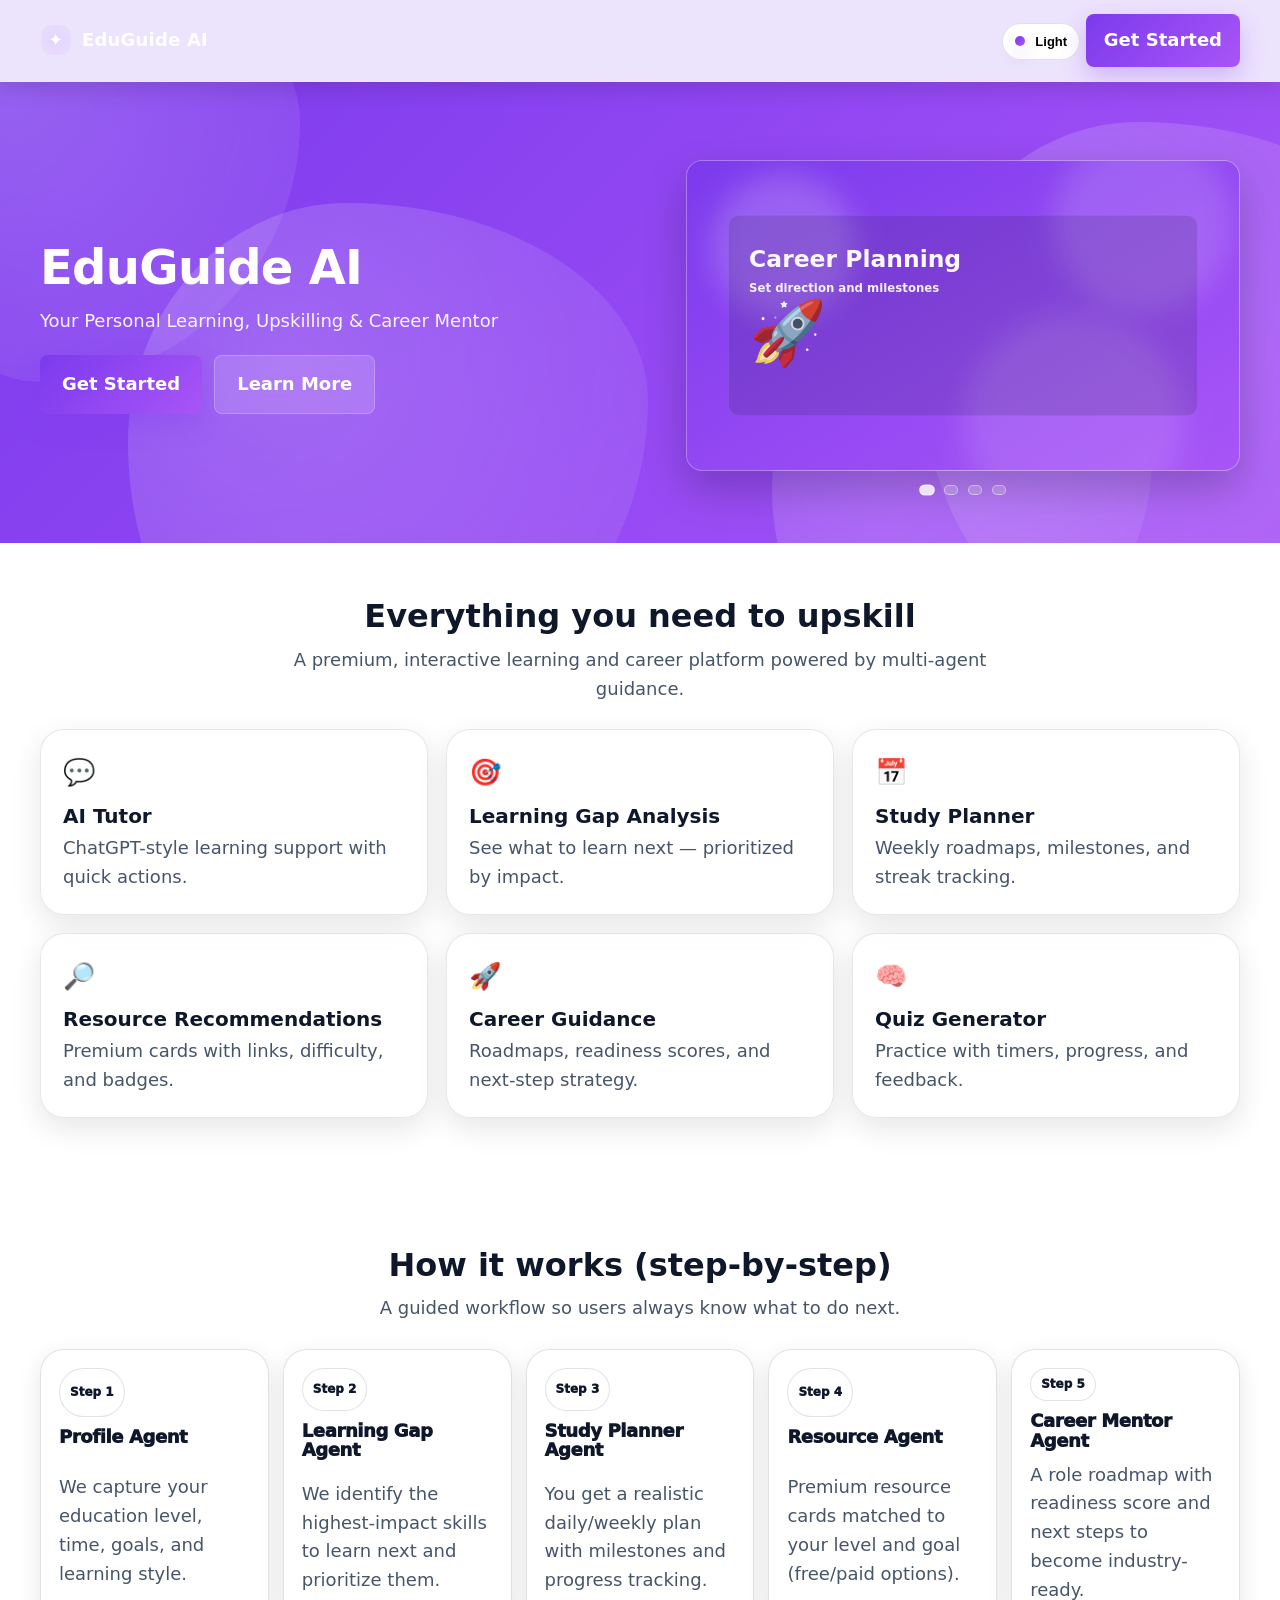
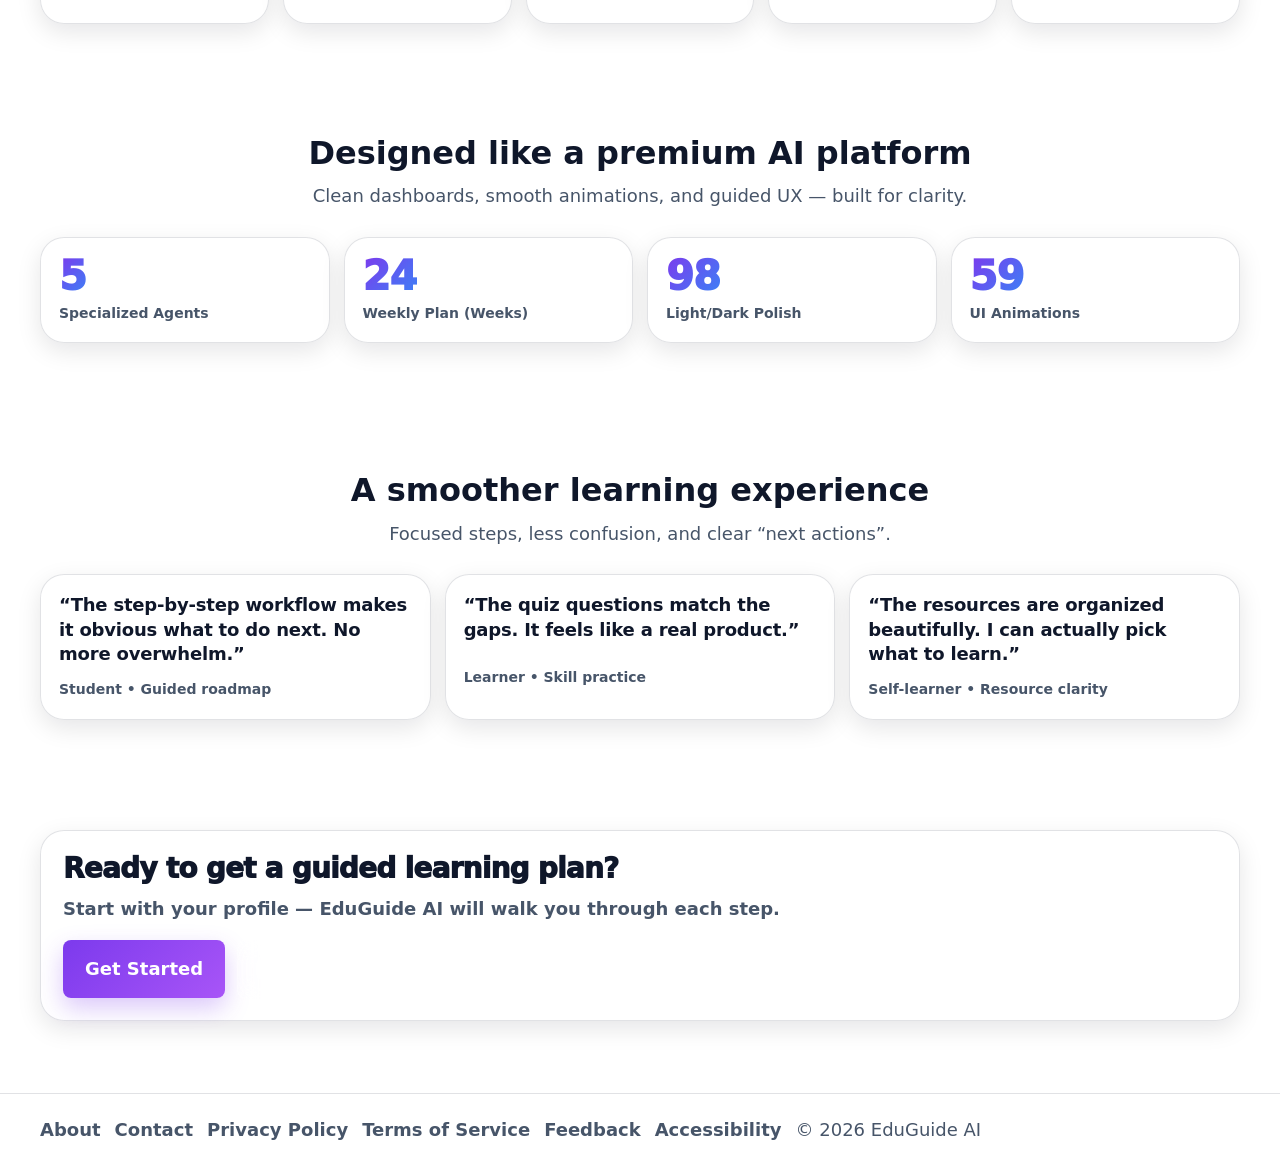
<file: index.html>
<!doctype html>
<html lang="en" data-theme="light">
  <head>
    <meta charset="utf-8" />
    <meta name="viewport" content="width=device-width, initial-scale=1" />
    <title>EduGuide AI</title>
    <meta
      name="description"
      content="AI-powered career and learning guidance from 5 specialized agents. Runs fully offline with local processing."
    />
    <link rel="stylesheet" href="./css/styles.css" />
  </head>
  <body class="landing">
    <a class="skip-link" href="#main">Skip to content</a>

    <header class="navbar navbar--sticky">
      <div class="container navbar__inner">
        <a class="brand" href="./index.html" aria-label="EduGuide AI Home">
          <span class="brand__mark" aria-hidden="true">✦</span>
          <span class="brand__name">EduGuide AI</span>
        </a>
        <nav class="navbar__actions" aria-label="Primary">
          <button class="chip" type="button" id="themeToggle" aria-label="Toggle theme">
            <span class="chip__dot" aria-hidden="true"></span>
            <span class="chip__text" id="themeLabel">Theme</span>
          </button>
          <a class="btn btn--primary" href="/form">Get Started</a>
        </nav>
      </div>
    </header>

    <main id="main" class="landing__main">
      <section class="hero">
        <div class="hero__bg" aria-hidden="true">
          <div class="blob blob--a"></div>
          <div class="blob blob--b"></div>
          <div class="blob blob--c"></div>
          <div class="blob blob--d"></div>
        </div>

        <div class="container hero__inner">
          <div class="hero__copy reveal">
            <h1 class="hero__title">EduGuide AI</h1>
            <p class="hero__subtitle">Your Personal Learning, Upskilling &amp; Career Mentor</p>
            <div class="hero__cta">
              <a class="btn btn--primary btn--lg" href="/form">Get Started</a>
              <a class="btn btn--ghost btn--lg" href="#features">Learn More</a>
            </div>
          </div>

          <div class="hero__media reveal" aria-label="Floating hero illustration">
            <div class="slideshow" data-slideshow>
              <div class="slideshow__frame">
                <img class="slideshow__img is-active" alt="Career planning and professional growth" />
                <img class="slideshow__img" alt="Learning and education" />
                <img class="slideshow__img" alt="Technology and innovation" />
                <img class="slideshow__img" alt="Achievement and success" />
              </div>
              <div class="slideshow__dots" role="tablist" aria-label="Slideshow navigation">
                <button class="dot is-active" type="button" aria-label="Slide 1" aria-selected="true"></button>
                <button class="dot" type="button" aria-label="Slide 2" aria-selected="false"></button>
                <button class="dot" type="button" aria-label="Slide 3" aria-selected="false"></button>
                <button class="dot" type="button" aria-label="Slide 4" aria-selected="false"></button>
              </div>
            </div>
          </div>
        </div>
      </section>

      <section id="features" class="section section--tight">
        <div class="container">
          <div class="section__header reveal">
            <h2 class="section__title">Everything you need to upskill</h2>
            <p class="section__subtitle">A premium, interactive learning and career platform powered by multi-agent guidance.</p>
          </div>

          <div class="cards-grid" aria-label="Feature cards">
            <article class="card glass-panel hover-lift reveal">
              <div class="card__icon" aria-hidden="true">💬</div>
              <h3 class="card__title">AI Tutor</h3>
              <p class="card__desc">ChatGPT-style learning support with quick actions.</p>
            </article>
            <article class="card glass-panel hover-lift reveal">
              <div class="card__icon" aria-hidden="true">🎯</div>
              <h3 class="card__title">Learning Gap Analysis</h3>
              <p class="card__desc">See what to learn next — prioritized by impact.</p>
            </article>
            <article class="card glass-panel hover-lift reveal">
              <div class="card__icon" aria-hidden="true">📅</div>
              <h3 class="card__title">Study Planner</h3>
              <p class="card__desc">Weekly roadmaps, milestones, and streak tracking.</p>
            </article>
            <article class="card glass-panel hover-lift reveal">
              <div class="card__icon" aria-hidden="true">🔎</div>
              <h3 class="card__title">Resource Recommendations</h3>
              <p class="card__desc">Premium cards with links, difficulty, and badges.</p>
            </article>
            <article class="card glass-panel hover-lift reveal">
              <div class="card__icon" aria-hidden="true">🚀</div>
              <h3 class="card__title">Career Guidance</h3>
              <p class="card__desc">Roadmaps, readiness scores, and next-step strategy.</p>
            </article>
            <article class="card glass-panel hover-lift reveal">
              <div class="card__icon" aria-hidden="true">🧠</div>
              <h3 class="card__title">Quiz Generator</h3>
              <p class="card__desc">Practice with timers, progress, and feedback.</p>
            </article>
          </div>
        </div>
      </section>

      <section id="how" class="section">
        <div class="container">
          <div class="section__header reveal">
            <h2 class="section__title">How it works (step-by-step)</h2>
            <p class="section__subtitle">A guided workflow so users always know what to do next.</p>
          </div>

          <div class="how-grid" aria-label="How it works steps">
            <article class="how-card glass-panel hover-lift reveal">
              <div class="how-card__num">Step 1</div>
              <div class="how-card__title">Profile Agent</div>
              <div class="how-card__desc">We capture your education level, time, goals, and learning style.</div>
            </article>
            <article class="how-card glass-panel hover-lift reveal">
              <div class="how-card__num">Step 2</div>
              <div class="how-card__title">Learning Gap Agent</div>
              <div class="how-card__desc">We identify the highest-impact skills to learn next and prioritize them.</div>
            </article>
            <article class="how-card glass-panel hover-lift reveal">
              <div class="how-card__num">Step 3</div>
              <div class="how-card__title">Study Planner Agent</div>
              <div class="how-card__desc">You get a realistic daily/weekly plan with milestones and progress tracking.</div>
            </article>
            <article class="how-card glass-panel hover-lift reveal">
              <div class="how-card__num">Step 4</div>
              <div class="how-card__title">Resource Agent</div>
              <div class="how-card__desc">Premium resource cards matched to your level and goal (free/paid options).</div>
            </article>
            <article class="how-card glass-panel hover-lift reveal">
              <div class="how-card__num">Step 5</div>
              <div class="how-card__title">Career Mentor Agent</div>
              <div class="how-card__desc">A role roadmap with readiness score and next steps to become industry-ready.</div>
            </article>
          </div>
        </div>
      </section>

      <section id="stats" class="section section--tight">
        <div class="container">
          <div class="section__header reveal">
            <h2 class="section__title">Designed like a premium AI platform</h2>
            <p class="section__subtitle">Clean dashboards, smooth animations, and guided UX — built for clarity.</p>
          </div>
          <div class="stats-grid">
            <div class="stat glass-panel hover-lift reveal">
              <div class="stat__value" data-count-to="5">0</div>
              <div class="stat__label">Specialized Agents</div>
            </div>
            <div class="stat glass-panel hover-lift reveal">
              <div class="stat__value" data-count-to="24">0</div>
              <div class="stat__label">Weekly Plan (Weeks)</div>
            </div>
            <div class="stat glass-panel hover-lift reveal">
              <div class="stat__value" data-count-to="100">0</div>
              <div class="stat__label">Light/Dark Polish</div>
            </div>
            <div class="stat glass-panel hover-lift reveal">
              <div class="stat__value" data-count-to="60">0</div>
              <div class="stat__label">UI Animations</div>
            </div>
          </div>
        </div>
      </section>

      <section id="stories" class="section">
        <div class="container">
          <div class="section__header reveal">
            <h2 class="section__title">A smoother learning experience</h2>
            <p class="section__subtitle">Focused steps, less confusion, and clear “next actions”.</p>
          </div>
          <div class="testimonials">
            <article class="quote glass-panel hover-lift reveal">
              <div class="quote__text">“The step-by-step workflow makes it obvious what to do next. No more overwhelm.”</div>
              <div class="quote__meta">Student • Guided roadmap</div>
            </article>
            <article class="quote glass-panel hover-lift reveal">
              <div class="quote__text">“The quiz questions match the gaps. It feels like a real product.”</div>
              <div class="quote__meta">Learner • Skill practice</div>
            </article>
            <article class="quote glass-panel hover-lift reveal">
              <div class="quote__text">“The resources are organized beautifully. I can actually pick what to learn.”</div>
              <div class="quote__meta">Self-learner • Resource clarity</div>
            </article>
          </div>
        </div>
      </section>

      <section class="section section--tight">
        <div class="container">
          <div class="cta glass-panel reveal">
            <div class="cta__title">Ready to get a guided learning plan?</div>
            <div class="cta__sub">Start with your profile — EduGuide AI will walk you through each step.</div>
            <div class="cta__actions">
              <a class="btn btn--primary btn--lg" href="/form">Get Started</a>
              <a class="btn btn--ghost btn--lg" href="#how">See the steps</a>
            </div>
          </div>
        </div>
      </section>
    </main>

    <footer class="footer">
      <div class="container footer__inner">
        <div class="footer-links">
          <a class="footer__link" href="#" aria-label="About">About</a>
          <a class="footer__link" href="#" aria-label="Contact">Contact</a>
          <a class="footer__link" href="#" aria-label="Privacy Policy">Privacy Policy</a>
          <a class="footer__link" href="#" aria-label="Terms of Service">Terms of Service</a>
          <a class="footer__link" href="#" aria-label="Feedback">Feedback</a>
          <a class="footer__link" href="#" aria-label="Accessibility">Accessibility</a>
          <span class="footer__meta">© <span id="year"></span> EduGuide AI</span>
        </div>
      </div>
    </footer>

    <script src="./js/landing.js"></script>
  </body>
</html>
</file>
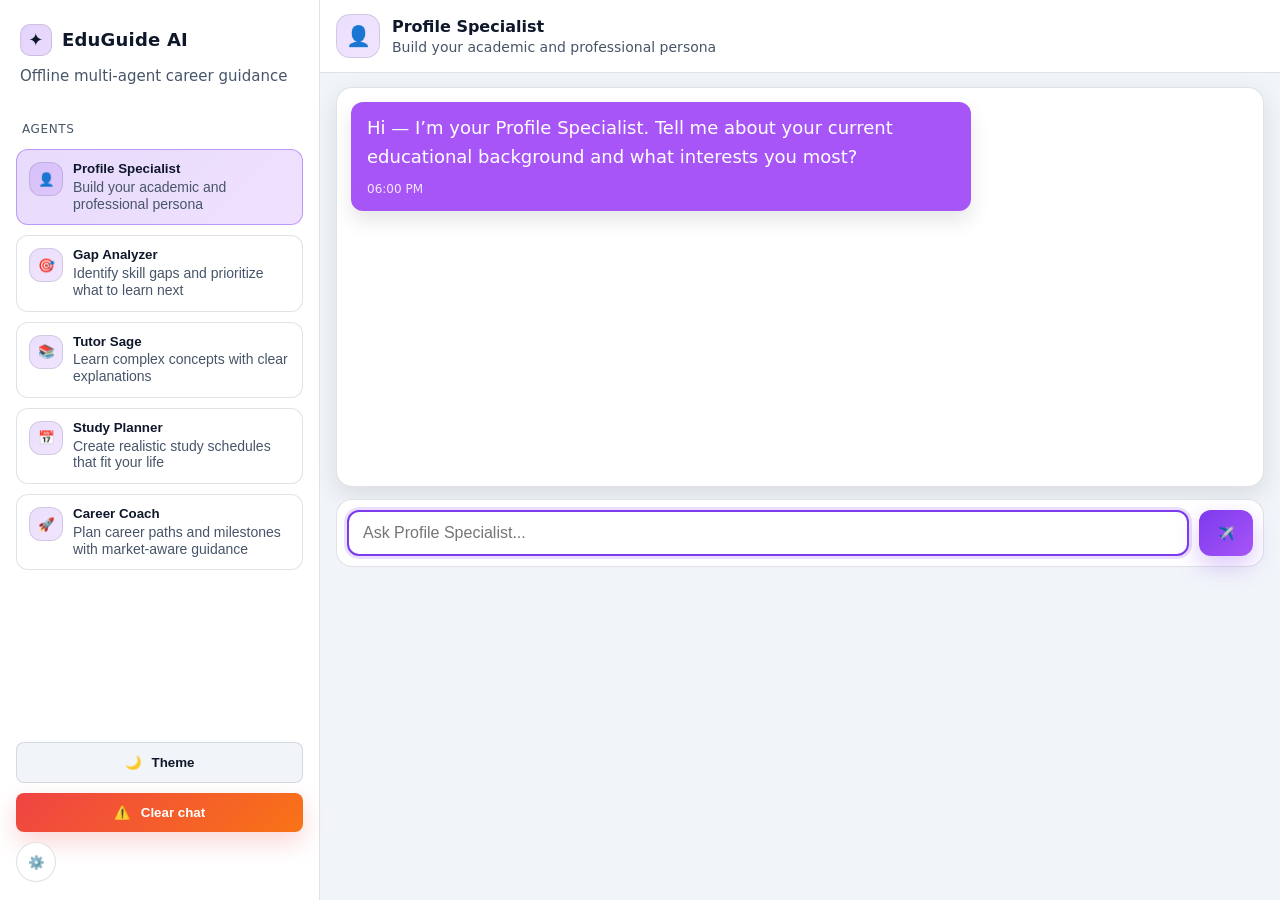
<file: dashboard.html>
<!doctype html>
<html lang="en" data-theme="light">
  <head>
    <meta charset="utf-8" />
    <meta name="viewport" content="width=device-width, initial-scale=1" />
    <title>EduGuide AI - Dashboard</title>
    <meta name="description" content="EduGuide AI dashboard with 5 offline agents for career and learning guidance." />
    <link rel="stylesheet" href="./css/styles.css" />
  </head>
  <body class="dashboard">
    <a class="skip-link" href="#chat">Skip to chat</a>

    <div class="layout">
      <aside class="sidebar" data-sidebar>
        <div class="sidebar__top">
          <a class="brand brand--sidebar" href="./index.html" aria-label="Back to landing page">
            <span class="brand__mark" aria-hidden="true">✦</span>
            <span class="brand__name">EduGuide AI</span>
          </a>
          <p class="sidebar__tagline">Offline multi-agent career guidance</p>
        </div>

        <nav class="sidebar__nav" aria-label="Agents">
          <div class="sidebar__section-title">Agents</div>
          <div class="agent-list" id="agentList"></div>
        </nav>

        <div class="sidebar__bottom">
          <button class="btn btn--ghost btn--full" type="button" id="themeToggle" aria-label="Toggle theme">
            <span class="btn__icon" aria-hidden="true">🌙</span>
            <span class="btn__text">Theme</span>
          </button>

          <button class="btn btn--danger btn--full" type="button" id="clearChatBtn">
            <span class="btn__icon" aria-hidden="true">⚠️</span>
            <span class="btn__text">Clear chat</span>
          </button>

          <button class="icon-btn" type="button" id="settingsBtn" aria-label="Settings">
            ⚙️
          </button>
        </div>
      </aside>

      <div class="main">
        <header class="main__header">
          <button class="icon-btn main__menu-btn" type="button" id="menuBtn" aria-label="Open sidebar">
            ☰
          </button>

          <div class="agent-header" aria-live="polite">
            <div class="agent-header__emoji" id="activeAgentEmoji" aria-hidden="true"></div>
            <div class="agent-header__meta">
              <div class="agent-header__name" id="activeAgentName"></div>
              <div class="agent-header__desc" id="activeAgentDesc"></div>
            </div>
          </div>
        </header>

        <main class="chat" id="chat">
          <div class="chat__box" id="chatBox" role="log" aria-live="polite" aria-relevant="additions"></div>

          <form class="composer" id="composer" autocomplete="off">
            <input
              class="composer__input"
              id="chatInput"
              type="text"
              inputmode="text"
              placeholder="Ask..."
              aria-label="Message input"
            />
            <button class="btn btn--primary composer__send" id="sendBtn" type="submit" aria-label="Send message">
              <span aria-hidden="true">✈️</span>
            </button>
          </form>
        </main>
      </div>
    </div>

    <div class="modal-backdrop" id="settingsModal" aria-hidden="true">
      <div class="modal" role="dialog" aria-modal="true" aria-label="Settings">
        <div class="modal__header">
          <div class="modal__title">Settings</div>
          <button class="icon-btn" type="button" data-close-modal aria-label="Close settings">✕</button>
        </div>
        <div class="modal__body">
          <label class="field">
            <span class="field__label">API Key (optional)</span>
            <input class="field__input" id="apiKeyInput" type="password" placeholder="Not required for offline mode" />
          </label>
          <p class="modal__hint">Note: This app works offline. API key is optional.</p>
        </div>
        <div class="modal__footer">
          <button class="btn btn--ghost" type="button" data-close-modal>Close</button>
          <button class="btn btn--primary" type="button" id="saveSettingsBtn">Save</button>
        </div>
      </div>
    </div>

    <div class="modal-backdrop" id="confirmModal" aria-hidden="true">
      <div class="modal" role="dialog" aria-modal="true" aria-label="Clear chat confirmation">
        <div class="modal__header">
          <div class="modal__title">Clear chat history?</div>
          <button class="icon-btn" type="button" data-close-confirm aria-label="Close confirmation">✕</button>
        </div>
        <div class="modal__body">
          <p class="modal__hint">This action cannot be undone.</p>
        </div>
        <div class="modal__footer">
          <button class="btn btn--ghost" type="button" data-close-confirm>Cancel</button>
          <button class="btn btn--danger" type="button" id="confirmClearBtn">Confirm</button>
        </div>
      </div>
    </div>

    <script src="./js/utils.js"></script>
    <script src="./js/agents.js"></script>
    <script src="./js/storage.js"></script>
    <script src="./js/responses.js"></script>
    <script src="./js/app.js"></script>
  </body>
</html>
</file>
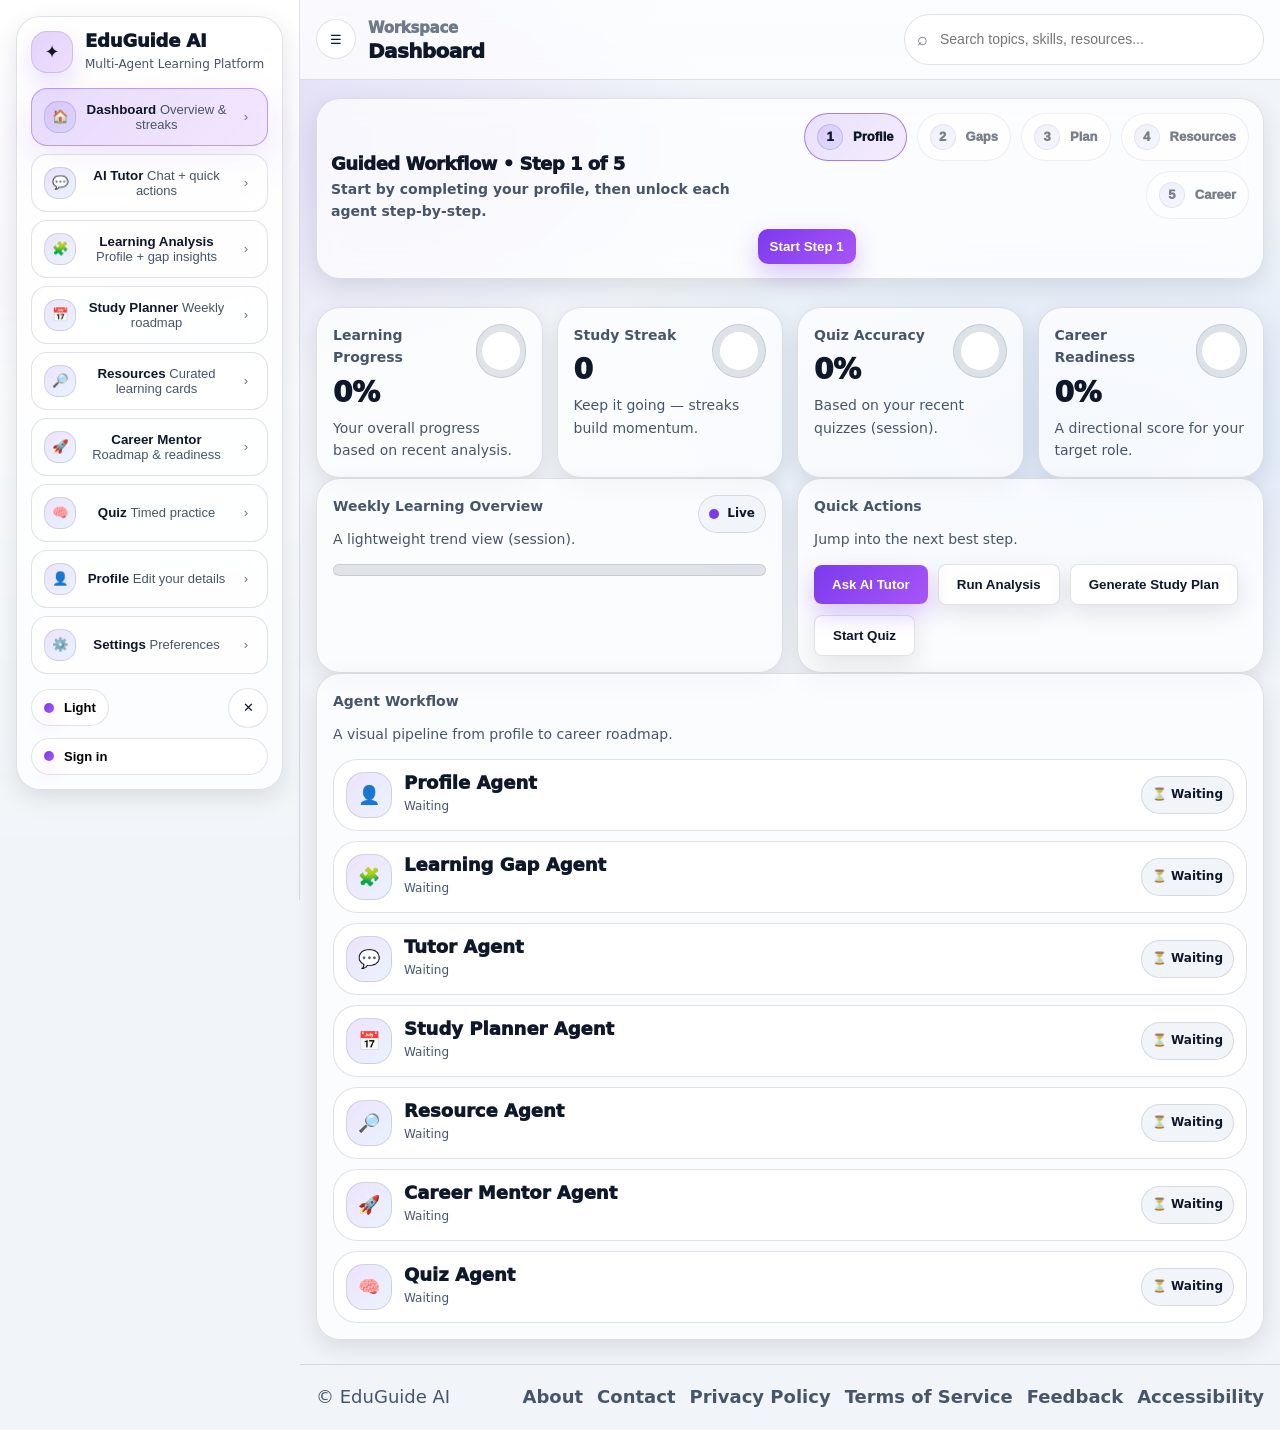
<file: form.html>
<!doctype html>
<html lang="en" data-theme="light">
  <head>
    <meta charset="utf-8" />
    <meta name="viewport" content="width=device-width, initial-scale=1" />
    <title>EduGuide AI - Profile Form</title>
    <meta name="description" content="Build your profile with dropdowns and generate a multi-agent analysis." />
    <link rel="stylesheet" href="./css/styles.css" />
  </head>
  <body class="flow page-fade">
    <a class="skip-link" href="#content">Skip to content</a>

    <div class="app-shell">
      <aside class="app-sidebar" id="sidebar" aria-label="Sidebar">
        <div class="sidebar-card">
          <div class="sidebar-brand">
            <div class="brand-badge" aria-hidden="true">✦</div>
            <div class="brand-meta">
              <div class="brand-title">EduGuide AI</div>
              <div class="brand-subtitle">Multi-Agent Learning Platform</div>
            </div>
          </div>

          <nav class="sidebar-nav" aria-label="Navigation">
            <button class="nav-item is-active" type="button" data-route="dashboard">
              <span class="nav-icon" aria-hidden="true">🏠</span>
              <span>
                <span class="nav-label">Dashboard</span>
                <span class="nav-hint">Overview &amp; streaks</span>
              </span>
              <span class="nav-chevron" aria-hidden="true">›</span>
            </button>
            <button class="nav-item" type="button" data-route="tutor">
              <span class="nav-icon" aria-hidden="true">💬</span>
              <span>
                <span class="nav-label">AI Tutor</span>
                <span class="nav-hint">Chat + quick actions</span>
              </span>
              <span class="nav-chevron" aria-hidden="true">›</span>
            </button>
            <button class="nav-item" type="button" data-route="analysis">
              <span class="nav-icon" aria-hidden="true">🧩</span>
              <span>
                <span class="nav-label">Learning Analysis</span>
                <span class="nav-hint">Profile + gap insights</span>
              </span>
              <span class="nav-chevron" aria-hidden="true">›</span>
            </button>
            <button class="nav-item" type="button" data-route="planner">
              <span class="nav-icon" aria-hidden="true">📅</span>
              <span>
                <span class="nav-label">Study Planner</span>
                <span class="nav-hint">Weekly roadmap</span>
              </span>
              <span class="nav-chevron" aria-hidden="true">›</span>
            </button>
            <button class="nav-item" type="button" data-route="resources">
              <span class="nav-icon" aria-hidden="true">🔎</span>
              <span>
                <span class="nav-label">Resources</span>
                <span class="nav-hint">Curated learning cards</span>
              </span>
              <span class="nav-chevron" aria-hidden="true">›</span>
            </button>
            <button class="nav-item" type="button" data-route="career">
              <span class="nav-icon" aria-hidden="true">🚀</span>
              <span>
                <span class="nav-label">Career Mentor</span>
                <span class="nav-hint">Roadmap &amp; readiness</span>
              </span>
              <span class="nav-chevron" aria-hidden="true">›</span>
            </button>
            <button class="nav-item" type="button" data-route="quiz">
              <span class="nav-icon" aria-hidden="true">🧠</span>
              <span>
                <span class="nav-label">Quiz</span>
                <span class="nav-hint">Timed practice</span>
              </span>
              <span class="nav-chevron" aria-hidden="true">›</span>
            </button>
            <button class="nav-item" type="button" data-route="profile">
              <span class="nav-icon" aria-hidden="true">👤</span>
              <span>
                <span class="nav-label">Profile</span>
                <span class="nav-hint">Edit your details</span>
              </span>
              <span class="nav-chevron" aria-hidden="true">›</span>
            </button>
            <button class="nav-item" type="button" data-route="settings">
              <span class="nav-icon" aria-hidden="true">⚙️</span>
              <span>
                <span class="nav-label">Settings</span>
                <span class="nav-hint">Preferences</span>
              </span>
              <span class="nav-chevron" aria-hidden="true">›</span>
            </button>
          </nav>

          <div class="sidebar-footer">
            <div class="sidebar-row">
              <button class="chip" type="button" id="themeToggle" aria-label="Toggle theme">
                <span class="chip__dot" aria-hidden="true"></span>
                <span class="chip__text" id="themeLabel">Theme</span>
              </button>
              <button class="icon-btn" type="button" id="sidebarClose" aria-label="Close sidebar">✕</button>
            </div>
            <button class="chip" type="button" id="authChip" aria-label="Open authentication">
              <span class="chip__dot" aria-hidden="true"></span>
              <span class="chip__text" id="authLabel">Sign in</span>
            </button>
          </div>
        </div>
      </aside>

      <div class="app-main">
        <header class="app-topbar">
          <div class="topbar-left">
            <button class="icon-btn" type="button" id="sidebarToggle" aria-label="Open menu">☰</button>
            <div>
              <div class="page-title" id="pageKicker">Workspace</div>
              <div class="page-headline" id="pageHeadline">Dashboard</div>
            </div>
          </div>
          <div class="topbar-actions">
            <div class="search" role="search">
              <span class="search__icon" aria-hidden="true">⌕</span>
              <input class="search__input" id="globalSearch" type="text" placeholder="Search topics, skills, resources..." />
            </div>
          </div>
        </header>

        <main class="app-content" id="content">
          <section class="guided glass-panel" id="guidedBar" aria-label="Guided workflow"></section>
          <section class="page is-active" data-page="dashboard">
            <div class="grid-4">
              <div class="widget hover-lift">
                <div class="widget__top">
                  <div>
                    <div class="widget__label">Learning Progress</div>
                    <div class="widget__value" data-counter="progress">0%</div>
                  </div>
                  <div class="ring" id="ringProgress" style="--p: 0">
                    <div class="ring__inner"></div>
                  </div>
                </div>
                <div class="widget__meta">Your overall progress based on recent analysis.</div>
              </div>
              <div class="widget hover-lift">
                <div class="widget__top">
                  <div>
                    <div class="widget__label">Study Streak</div>
                    <div class="widget__value" data-counter="streak">0</div>
                  </div>
                  <div class="ring" id="ringStreak" style="--p: 0">
                    <div class="ring__inner"></div>
                  </div>
                </div>
                <div class="widget__meta">Keep it going — streaks build momentum.</div>
              </div>
              <div class="widget hover-lift">
                <div class="widget__top">
                  <div>
                    <div class="widget__label">Quiz Accuracy</div>
                    <div class="widget__value" data-counter="accuracy">0%</div>
                  </div>
                  <div class="ring" id="ringAccuracy" style="--p: 0">
                    <div class="ring__inner"></div>
                  </div>
                </div>
                <div class="widget__meta">Based on your recent quizzes (session).</div>
              </div>
              <div class="widget hover-lift">
                <div class="widget__top">
                  <div>
                    <div class="widget__label">Career Readiness</div>
                    <div class="widget__value" data-counter="readiness">0%</div>
                  </div>
                  <div class="ring" id="ringReadiness" style="--p: 0">
                    <div class="ring__inner"></div>
                  </div>
                </div>
                <div class="widget__meta">A directional score for your target role.</div>
              </div>
            </div>

            <div class="grid-2">
              <div class="widget hover-lift">
                <div class="widget__top">
                  <div>
                    <div class="widget__label">Weekly Learning Overview</div>
                    <div class="widget__meta">A lightweight trend view (session).</div>
                  </div>
                  <div class="status-pill"><span class="pulse" aria-hidden="true"></span> Live</div>
                </div>
                <div style="margin-top: 14px">
                  <div class="progress" aria-label="Weekly goal progress">
                    <div class="progress__fill" id="weeklyBar"></div>
                  </div>
                </div>
              </div>

              <div class="widget hover-lift">
                <div class="widget__top">
                  <div>
                    <div class="widget__label">Quick Actions</div>
                    <div class="widget__meta">Jump into the next best step.</div>
                  </div>
                </div>
                <div class="actions-row" style="margin-top: 14px">
                  <button class="btn btn--primary" type="button" data-action="goTutor">Ask AI Tutor</button>
                  <button class="btn btn--soft" type="button" data-action="goAnalysis">Run Analysis</button>
                  <button class="btn btn--soft" type="button" data-action="goPlan">Generate Study Plan</button>
                  <button class="btn btn--soft" type="button" data-action="goQuiz">Start Quiz</button>
                </div>
              </div>
            </div>

            <div class="widget hover-lift">
              <div class="widget__top">
                <div>
                  <div class="widget__label">Agent Workflow</div>
                  <div class="widget__meta">A visual pipeline from profile to career roadmap.</div>
                </div>
              </div>
              <div class="agent-flow" id="agentFlow" style="margin-top: 14px"></div>
            </div>
          </section>

          <section class="page" data-page="tutor">
            <div class="widget hover-lift chat-shell">
              <div class="chat-toolbar" aria-label="Tutor quick actions">
                <button class="quick-btn" type="button" data-quick="eli10">Explain Like I’m 10</button>
                <button class="quick-btn" type="button" data-quick="simplify">Simplify</button>
                <button class="quick-btn" type="button" data-quick="example">Give Example</button>
                <button class="quick-btn" type="button" data-quick="real">Real World Example</button>
                <button class="quick-btn" type="button" data-quick="notes">Generate Notes</button>
                <button class="quick-btn" type="button" data-quick="flashcards">Generate Flashcards</button>
                <button class="quick-btn" type="button" data-quick="quiz">Generate Quiz</button>
              </div>

              <div class="suggestions" id="tutorSuggestions" aria-label="Suggested questions"></div>

              <div class="chat-box" id="tutorChat" aria-label="AI Tutor chat history"></div>

              <div class="composer-row">
                <input class="input" id="tutorInput" type="text" placeholder="Ask EduGuide AI Tutor..." />
                <button class="btn btn--primary" type="button" id="tutorSend">Send</button>
              </div>
            </div>
          </section>

          <section class="page" data-page="analysis">
            <div class="grid-2">
              <section class="widget hover-lift">
                <div class="widget__top">
                  <div>
                    <div class="widget__label">Profile Setup</div>
                    <div class="widget__meta">Dropdown-only onboarding (optional custom role).</div>
                  </div>
                </div>

                <form id="profileForm" class="profile-form" novalidate style="margin-top: 14px">
                  <div class="form-grid">
                    <label class="field">
                      <span class="field__label">Current Education Level *</span>
                      <select class="field__select" id="educationLevel" name="education_level" required>
                        <option value="">-- Select --</option>
                        <option value="high_school">High School</option>
                        <option value="bachelors">Bachelor's</option>
                        <option value="masters">Master's</option>
                        <option value="professional">Professional</option>
                        <option value="self_learning">Self-Learning</option>
                      </select>
                    </label>

                    <label class="field">
                      <span class="field__label">Field of Interest *</span>
                      <select class="field__select" id="fieldOfInterest" name="field_of_interest" required>
                        <option value="">-- Select --</option>
                        <option value="technology">Technology/IT</option>
                        <option value="business">Business/Finance</option>
                        <option value="healthcare">Healthcare</option>
                        <option value="creative">Creative/Arts</option>
                        <option value="engineering">Engineering</option>
                        <option value="data_science">Data Science</option>
                        <option value="other">Other</option>
                      </select>
                    </label>

                    <div class="field">
                      <span class="field__label">Target Role/Goal *</span>
                      <select class="field__select" id="targetRole" name="target_role_select" required>
                        <option value="">-- Select --</option>
                        <option value="software_engineer">Software Engineer</option>
                        <option value="data_scientist">Data Scientist</option>
                        <option value="product_manager">Product Manager</option>
                        <option value="frontend_dev">Frontend Developer</option>
                        <option value="backend_dev">Backend Developer</option>
                        <option value="devops">DevOps Engineer</option>
                        <option value="ml_engineer">Machine Learning Engineer</option>
                        <option value="business_analyst">Business Analyst</option>
                        <option value="custom">Custom Input</option>
                      </select>
                      <input class="field__input field__input--mt is-hidden" id="customRole" type="text" placeholder="Type your target role" />
                      <input type="hidden" id="targetRoleValue" name="target_role" />
                    </div>

                    <label class="field">
                      <span class="field__label">Hours Available Per Week *</span>
                      <select class="field__select" id="availableHours" name="available_hours" required>
                        <option value="">-- Select --</option>
                        <option value="7.5">5–10 hours/week</option>
                        <option value="15">10–20 hours/week</option>
                        <option value="25">20–30 hours/week</option>
                        <option value="35">30+ hours/week</option>
                      </select>
                    </label>

                    <label class="field">
                      <span class="field__label">Your Learning Style *</span>
                      <select class="field__select" id="learningStyle" name="learning_style" required>
                        <option value="">-- Select --</option>
                        <option value="visual">Visual (videos, diagrams)</option>
                        <option value="auditory">Auditory (lectures, podcasts)</option>
                        <option value="reading_writing">Reading/Writing (books, articles)</option>
                        <option value="hands_on">Hands-on (projects, practice)</option>
                        <option value="mixed">Mixed</option>
                      </select>
                    </label>

                    <label class="field">
                      <span class="field__label">Current Experience Level *</span>
                      <select class="field__select" id="experienceLevel" name="experience_level" required>
                        <option value="">-- Select --</option>
                        <option value="complete_beginner">Complete Beginner</option>
                        <option value="some_knowledge">Some Knowledge</option>
                        <option value="intermediate">Intermediate</option>
                        <option value="advanced">Advanced</option>
                        <option value="expert">Expert</option>
                      </select>
                    </label>

                    <label class="field">
                      <span class="field__label">Career Timeline *</span>
                      <select class="field__select" id="careerTimeline" name="career_timeline" required>
                        <option value="">-- Select --</option>
                        <option value="3 months">3 months</option>
                        <option value="6 months">6 months</option>
                        <option value="1 year">1 year</option>
                        <option value="2 years">2+ years</option>
                      </select>
                    </label>
                  </div>

                  <fieldset class="fieldset" style="margin-top: 12px">
                    <legend class="fieldset__legend">Preferred Resource Types *</legend>
                    <div class="checkbox-grid">
                      <label class="check"><input type="checkbox" name="preferred_resources" value="youtube" /><span>📺 YouTube Videos</span></label>
                      <label class="check"><input type="checkbox" name="preferred_resources" value="courses" /><span>🎓 Online Courses</span></label>
                      <label class="check"><input type="checkbox" name="preferred_resources" value="books" /><span>📚 Books</span></label>
                      <label class="check"><input type="checkbox" name="preferred_resources" value="projects" /><span>💻 Project-based Learning</span></label>
                      <label class="check"><input type="checkbox" name="preferred_resources" value="certifications" /><span>🏆 Certifications</span></label>
                      <label class="check"><input type="checkbox" name="preferred_resources" value="podcasts" /><span>🎧 Podcasts</span></label>
                    </div>
                  </fieldset>

                  <div class="form-actions" style="margin-top: 12px">
                    <button class="btn btn--soft" type="reset">Clear</button>
                    <button class="btn btn--primary" type="submit">Analyze</button>
                  </div>

                  <div class="form-error" id="formError" role="alert" aria-live="polite"></div>
                </form>
              </section>

              <section class="widget hover-lift">
                <div class="widget__top">
                  <div>
                    <div class="widget__label">Analysis Summary</div>
                    <div class="widget__meta">A clean, readable snapshot of your profile and priorities.</div>
                  </div>
                </div>
                <div id="analysisSummary" style="margin-top: 14px"></div>
              </section>
            </div>
          </section>

          <section class="page" data-page="planner">
            <div class="grid-2">
              <section class="widget hover-lift">
                <div class="widget__top">
                  <div>
                    <div class="widget__label">Planner</div>
                    <div class="widget__meta">Daily checklists and weekly milestones.</div>
                  </div>
                </div>
                <div id="plannerContent" style="margin-top: 14px"></div>
              </section>
              <section class="widget hover-lift">
                <div class="widget__top">
                  <div>
                    <div class="widget__label">Goal Completion</div>
                    <div class="widget__meta">Progress tracking within this session.</div>
                  </div>
                </div>
                <div style="margin-top: 14px">
                  <div class="progress">
                    <div class="progress__fill" id="planProgressFill"></div>
                  </div>
                  <div class="widget__meta" id="planProgressMeta" style="margin-top: 10px"></div>
                </div>
                <div class="actions-row" style="margin-top: 14px">
                  <button class="btn btn--soft" type="button" id="exportTxtBtn">Export TXT</button>
                  <button class="btn btn--soft" type="button" id="exportPdfBtn">Export PDF</button>
                  <button class="btn btn--primary" type="button" id="exportIcsBtn">Export ICS</button>
                </div>
              </section>
            </div>
          </section>

          <section class="page" data-page="resources">
            <section class="widget hover-lift">
              <div class="widget__top">
                <div>
                  <div class="widget__label">Recommendations</div>
                  <div class="widget__meta">Saved as premium cards with filters and badges.</div>
                </div>
              </div>
              <div id="resourcesContent" style="margin-top: 14px"></div>
            </section>
          </section>

          <section class="page" data-page="career">
            <div class="grid-2">
              <section class="widget hover-lift">
                <div class="widget__top">
                  <div>
                    <div class="widget__label">Career Readiness</div>
                    <div class="widget__meta">A directional, role-aware view.</div>
                  </div>
                </div>
                <div style="margin-top: 14px">
                  <div class="progress" aria-label="Career readiness bar">
                    <div class="progress__fill" id="careerProgressFill"></div>
                  </div>
                  <div class="widget__meta" id="careerProgressMeta" style="margin-top: 10px"></div>
                </div>
              </section>
              <section class="widget hover-lift">
                <div class="widget__top">
                  <div>
                    <div class="widget__label">Roadmap</div>
                    <div class="widget__meta">Expand each stage smoothly.</div>
                  </div>
                </div>
                <div id="careerContent" style="margin-top: 14px"></div>
              </section>
            </div>
          </section>

          <section class="page" data-page="quiz">
            <div class="grid-2">
              <section class="widget hover-lift">
                <div class="widget__top">
                  <div>
                    <div class="widget__label">Quiz</div>
                    <div class="widget__meta">A modern practice interface with timer and navigation.</div>
                  </div>
                </div>
                <div id="quizShell" style="margin-top: 14px"></div>
              </section>
              <section class="widget hover-lift">
                <div class="widget__top">
                  <div>
                    <div class="widget__label">Performance</div>
                    <div class="widget__meta">Accuracy and topic feedback.</div>
                  </div>
                </div>
                <div id="quizStats" style="margin-top: 14px"></div>
              </section>
            </div>
          </section>

          <section class="page" data-page="profile">
            <section class="widget hover-lift">
              <div class="widget__top">
                <div>
                  <div class="widget__label">Profile</div>
                  <div class="widget__meta">UI-only profile editor (session).</div>
                </div>
              </div>
              <div id="profileEditor" style="margin-top: 14px"></div>
            </section>
          </section>

          <section class="page" data-page="settings">
            <div class="grid-2">
              <section class="widget hover-lift">
                <div class="widget__top">
                  <div>
                    <div class="widget__label">Appearance</div>
                    <div class="widget__meta">Light/dark and defaults.</div>
                  </div>
                </div>
                <div id="settingsAppearance" style="margin-top: 14px"></div>
              </section>
              <section class="widget hover-lift">
                <div class="widget__top">
                  <div>
                    <div class="widget__label">Account</div>
                    <div class="widget__meta">UI-only settings panels.</div>
                  </div>
                </div>
                <div id="settingsAccount" style="margin-top: 14px"></div>
              </section>
            </div>
          </section>
        </main>

        <footer class="app-footer">
          <div class="footer-links">
            <span>© EduGuide AI</span>
            <span style="display: inline-flex; gap: 14px; flex-wrap: wrap">
              <a href="#" aria-label="About">About</a>
              <a href="#" aria-label="Contact">Contact</a>
              <a href="#" aria-label="Privacy Policy">Privacy Policy</a>
              <a href="#" aria-label="Terms of Service">Terms of Service</a>
              <a href="#" aria-label="Feedback">Feedback</a>
              <a href="#" aria-label="Accessibility">Accessibility</a>
            </span>
          </div>
        </footer>
      </div>
    </div>

    <div class="overlay" id="loadingOverlay" aria-hidden="true">
      <div class="overlay-card" role="dialog" aria-modal="true" aria-label="Analyzing">
        <div class="overlay-title">Running multi-agent analysis</div>
        <div class="overlay-sub">Sit tight — building your profile, gaps, plan, resources, and roadmap.</div>
        <div class="overlay-grid">
          <div class="skeleton-card">
            <div class="skeleton skeleton-line" style="width: 58%"></div>
            <div class="skeleton skeleton-line" style="width: 92%"></div>
            <div class="skeleton skeleton-line" style="width: 78%"></div>
            <div class="skeleton skeleton-line" style="width: 64%"></div>
            <div class="skeleton skeleton-line" style="width: 84%"></div>
          </div>
          <div class="skeleton-card">
            <div class="agent-flow" id="agentOverlayFlow"></div>
          </div>
        </div>
      </div>
    </div>

    <div class="overlay" id="authOverlay" aria-hidden="true">
      <div class="overlay-card" role="dialog" aria-modal="true" aria-label="Authentication">
        <div class="overlay-title" id="authTitle">Login</div>
        <div class="overlay-sub" id="authSub">UI-only authentication experience.</div>
        <div class="overlay-grid" style="grid-template-columns: 1fr">
          <div class="skeleton-card" style="background: rgba(255, 255, 255, 0.10)">
            <div class="actions-row" style="justify-content: space-between; margin-bottom: 12px">
              <button class="quick-btn" type="button" id="authTabLogin">Login</button>
              <button class="quick-btn" type="button" id="authTabSignup">Create Account</button>
              <button class="icon-btn" type="button" id="authClose" aria-label="Close">✕</button>
            </div>

            <form id="loginForm" class="profile-form">
              <div class="grid-2">
                <label class="field">
                  <span class="field__label">Gmail Address</span>
                  <input class="input" type="email" name="email" placeholder="name@gmail.com" required />
                </label>
                <label class="field">
                  <span class="field__label">Password</span>
                  <div style="display: grid; grid-template-columns: 1fr auto; gap: 10px; align-items: center">
                    <input class="input" id="loginPassword" type="password" name="password" placeholder="••••••••" required />
                    <button class="mini" type="button" id="toggleLoginPw">Show</button>
                  </div>
                </label>
              </div>
              <div class="actions-row" style="justify-content: space-between; margin-top: 10px">
                <label style="display: inline-flex; gap: 10px; align-items: center">
                  <input type="checkbox" id="rememberMe" />
                  <span style="font-weight: 800">Remember me</span>
                </label>
                <button class="mini" type="button" id="forgotPw">Forgot password</button>
              </div>
              <div class="actions-row" style="margin-top: 12px">
                <button class="btn btn--primary" type="submit">Login</button>
                <button class="btn btn--soft" type="button" id="googleLogin">Continue with Google</button>
              </div>
              <div class="form-error" id="loginError" role="alert"></div>
            </form>

            <form id="signupForm" class="profile-form is-hidden">
              <div class="grid-2">
                <label class="field">
                  <span class="field__label">Full Name</span>
                  <input class="input" type="text" name="name" placeholder="Your name" required />
                </label>
                <label class="field">
                  <span class="field__label">Gmail Address</span>
                  <input class="input" type="email" name="email" placeholder="name@gmail.com" required />
                </label>
              </div>

              <div class="grid-2" style="margin-top: 10px">
                <label class="field">
                  <span class="field__label">Password</span>
                  <div style="display: grid; grid-template-columns: 1fr auto; gap: 10px; align-items: center">
                    <input class="input" id="signupPassword" type="password" name="password" placeholder="Create a password" required />
                    <button class="mini" type="button" id="toggleSignupPw">Show</button>
                  </div>
                  <div class="progress" style="margin-top: 10px"><div class="progress__fill" id="pwStrengthFill"></div></div>
                </label>
                <label class="field">
                  <span class="field__label">Confirm Password</span>
                  <input class="input" id="signupConfirm" type="password" name="confirm" placeholder="Confirm password" required />
                </label>
              </div>
              <div class="actions-row" style="margin-top: 12px">
                <button class="btn btn--primary" type="submit">Create Account</button>
                <button class="btn btn--soft" type="button" id="googleSignup">Continue with Google</button>
              </div>
              <div class="form-error" id="signupError" role="alert"></div>
            </form>
          </div>
        </div>
      </div>
    </div>

    <script src="./js/agents.js"></script>
    <script src="./js/responses.js"></script>
    <script src="./js/form.js"></script>
  </body>
</html>
</file>
<file: css/styles.css>
:root {
  --purple-primary: #7c3aed;
  --purple-light: #a855f7;
  --purple-lighter: #c084fc;
  --blue: #3b82f6;
  --gray: #64748b;
  --slate: #1e293b;
  --slate-light: #f1f5f9;
  --white: #ffffff;

  --bg-primary: #ffffff;
  --bg-secondary: #f1f5f9;
  --bg-tertiary: #eef2ff;
  --bg-elevated: rgba(255, 255, 255, 0.72);
  --text-primary: #0f172a;
  --text-secondary: #475569;
  --text-tertiary: rgba(71, 85, 105, 0.78);
  --border: rgba(15, 23, 42, 0.12);
  --border-strong: rgba(15, 23, 42, 0.18);
  --shadow: 0 12px 32px rgba(2, 6, 23, 0.12);
  --shadow-soft: 0 8px 24px rgba(2, 6, 23, 0.10);
  --shadow-lg: 0 18px 48px rgba(2, 6, 23, 0.18);

  --radius-sm: 8px;
  --radius-md: 12px;
  --radius-lg: 16px;
  --radius-xl: 24px;

  --container: 1200px;
  --ease: cubic-bezier(0.4, 0, 0.2, 1);
  --ease-out: cubic-bezier(0.16, 1, 0.3, 1);
  --blur: 14px;

  --accent: var(--purple-primary);
  --accent-2: var(--purple-light);
  --success: #22c55e;
  --warning: #f59e0b;
  --danger: #ef4444;
}

html[data-theme="dark"] {
  --bg-primary: #0f172a;
  --bg-secondary: #111c34;
  --bg-tertiary: #0b1224;
  --bg-elevated: rgba(2, 6, 23, 0.58);
  --text-primary: #f1f5f9;
  --text-secondary: #cbd5e1;
  --text-tertiary: rgba(203, 213, 225, 0.78);
  --border: rgba(241, 245, 249, 0.18);
  --border-strong: rgba(241, 245, 249, 0.24);
  --shadow: 0 14px 40px rgba(0, 0, 0, 0.45);
  --shadow-soft: 0 10px 26px rgba(0, 0, 0, 0.35);
  --shadow-lg: 0 18px 56px rgba(0, 0, 0, 0.52);
}

*,
*::before,
*::after {
  box-sizing: border-box;
}

html {
  scroll-behavior: smooth;
}

body {
  margin: 0;
  font-family: system-ui, -apple-system, Segoe UI, Roboto, Arial, sans-serif;
  color: var(--text-primary);
  background: var(--bg-primary);
  line-height: 1.6;
  font-size: 18px;
  transition: background-color 0.45s var(--ease-out), color 0.45s var(--ease-out);
}

img {
  max-width: 100%;
  display: block;
}

a {
  color: inherit;
}

.container {
  width: min(var(--container), calc(100% - 40px));
  margin: 0 auto;
}

.skip-link {
  position: absolute;
  left: 12px;
  top: 12px;
  padding: 10px 14px;
  border-radius: var(--radius-sm);
  background: var(--bg-primary);
  border: 1px solid var(--border);
  color: var(--text-primary);
  transform: translateY(-140%);
  transition: transform 0.2s var(--ease);
  z-index: 1000;
}

.skip-link:focus {
  transform: translateY(0);
}

.btn {
  appearance: none;
  border: 0;
  border-radius: var(--radius-sm);
  padding: 12px 18px;
  font-weight: 600;
  cursor: pointer;
  transition: transform 0.3s var(--ease), box-shadow 0.3s var(--ease), filter 0.3s var(--ease),
    background 0.3s var(--ease);
  text-decoration: none;
  display: inline-flex;
  align-items: center;
  justify-content: center;
  gap: 10px;
}

.btn--lg {
  padding: 14px 22px;
}

.btn--full {
  width: 100%;
}

.btn--primary {
  color: var(--white);
  background: linear-gradient(135deg, var(--purple-primary), var(--purple-light));
  box-shadow: 0 10px 24px rgba(124, 58, 237, 0.28);
}

.btn--primary:hover {
  transform: translateY(-2px);
  box-shadow: 0 14px 30px rgba(124, 58, 237, 0.34);
}

.btn--primary:active {
  transform: translateY(0);
}

.btn--ghost {
  background: rgba(255, 255, 255, 0.14);
  color: var(--white);
  border: 1px solid rgba(255, 255, 255, 0.22);
  backdrop-filter: blur(10px);
}

html[data-theme="dark"] .btn--ghost {
  background: rgba(15, 23, 42, 0.4);
  border-color: rgba(241, 245, 249, 0.18);
}

.btn--ghost:hover {
  transform: translateY(-2px);
  box-shadow: var(--shadow-soft);
}

.dashboard .btn--ghost {
  color: var(--text-primary);
  background: var(--bg-secondary);
  border: 1px solid var(--border);
  backdrop-filter: none;
}

.dashboard .btn--ghost:hover {
  transform: translateY(-1px);
}

.btn--danger {
  color: var(--white);
  background: linear-gradient(135deg, #ef4444, #f97316);
  box-shadow: 0 10px 24px rgba(239, 68, 68, 0.22);
}

.btn--danger:hover {
  transform: translateY(-2px);
  box-shadow: 0 14px 30px rgba(239, 68, 68, 0.28);
}

.icon-btn {
  appearance: none;
  border: 1px solid var(--border);
  background: var(--bg-primary);
  color: var(--text-primary);
  width: 40px;
  height: 40px;
  border-radius: 999px;
  cursor: pointer;
  transition: transform 0.3s var(--ease), box-shadow 0.3s var(--ease), background 0.3s var(--ease);
  display: grid;
  place-items: center;
}

.icon-btn:hover {
  transform: translateY(-1px);
  box-shadow: var(--shadow-soft);
}

.navbar {
  width: 100%;
  padding: 14px 0;
  z-index: 50;
}

.navbar--sticky {
  position: sticky;
  top: 0;
  background: rgba(124, 58, 237, 0.14);
  backdrop-filter: blur(12px);
  border-bottom: 1px solid rgba(255, 255, 255, 0.16);
  box-shadow: 0 8px 20px rgba(2, 6, 23, 0.12);
}

.navbar__inner {
  display: flex;
  align-items: center;
  justify-content: space-between;
  gap: 18px;
}

.brand {
  display: inline-flex;
  align-items: center;
  gap: 10px;
  text-decoration: none;
  color: var(--white);
  font-weight: 800;
  letter-spacing: 0.2px;
}

.brand__mark {
  width: 32px;
  height: 32px;
  border-radius: 10px;
  display: grid;
  place-items: center;
  background: rgba(255, 255, 255, 0.14);
  border: 1px solid rgba(255, 255, 255, 0.18);
  backdrop-filter: blur(10px);
}

.brand--sidebar {
  color: var(--text-primary);
}

.brand--sidebar .brand__mark {
  background: linear-gradient(135deg, rgba(124, 58, 237, 0.22), rgba(168, 85, 247, 0.22));
  border-color: var(--border);
}

.landing__main {
  min-height: 100vh;
}

.hero {
  position: relative;
  overflow: hidden;
  padding: 78px 0 48px;
  background: linear-gradient(135deg, var(--purple-primary), var(--purple-light));
  color: var(--white);
}

.hero__bg {
  position: absolute;
  inset: 0;
  pointer-events: none;
}

.blob {
  position: absolute;
  width: 420px;
  height: 420px;
  filter: blur(0px);
  opacity: 0.55;
  border-radius: 42% 58% 61% 39% / 46% 38% 62% 54%;
  background: radial-gradient(circle at 30% 30%, rgba(255, 255, 255, 0.36), rgba(255, 255, 255, 0.06));
  animation: floatBlob 20s var(--ease) infinite;
}

.blob--a {
  top: -120px;
  left: -120px;
}

.blob--b {
  top: 40px;
  right: -160px;
  width: 520px;
  height: 520px;
  animation-duration: 24s;
}

.blob--c {
  bottom: -180px;
  left: 10%;
  width: 520px;
  height: 520px;
  animation-duration: 26s;
}

.blob--d {
  bottom: -150px;
  right: 10%;
  width: 380px;
  height: 380px;
  animation-duration: 22s;
}

@keyframes floatBlob {
  0% {
    transform: translate3d(0, 0, 0) rotate(0deg) scale(1);
  }
  33% {
    transform: translate3d(40px, -30px, 0) rotate(8deg) scale(1.06);
  }
  66% {
    transform: translate3d(-30px, 35px, 0) rotate(-8deg) scale(0.98);
  }
  100% {
    transform: translate3d(0, 0, 0) rotate(0deg) scale(1);
  }
}

.hero__inner {
  position: relative;
  display: grid;
  grid-template-columns: 1.05fr 0.95fr;
  align-items: center;
  gap: 34px;
}

.hero__title {
  margin: 0 0 12px;
  font-size: 48px;
  line-height: 1.12;
  letter-spacing: -0.7px;
}

.hero__subtitle {
  margin: 0 0 20px;
  font-size: 18px;
  color: rgba(255, 255, 255, 0.92);
}

.hero__cta {
  display: flex;
  flex-wrap: wrap;
  gap: 12px;
}

.slideshow {
  width: 100%;
}

.slideshow__frame {
  width: 100%;
  aspect-ratio: 16 / 9;
  border-radius: var(--radius-lg);
  overflow: hidden;
  position: relative;
  border: 1px solid rgba(255, 255, 255, 0.22);
  box-shadow: 0 18px 42px rgba(2, 6, 23, 0.22);
  background: rgba(255, 255, 255, 0.08);
  backdrop-filter: blur(8px);
}

.slideshow__img {
  position: absolute;
  inset: 0;
  width: 100%;
  height: 100%;
  object-fit: cover;
  opacity: 0;
  transition: opacity 0.6s var(--ease);
}

.slideshow__img.is-active {
  opacity: 1;
}

.slideshow__dots {
  display: flex;
  justify-content: center;
  gap: 10px;
  padding-top: 14px;
}

.dot {
  width: 10px;
  height: 10px;
  border-radius: 999px;
  border: 1px solid rgba(255, 255, 255, 0.6);
  background: rgba(255, 255, 255, 0.22);
  cursor: pointer;
  transition: transform 0.3s var(--ease), background 0.3s var(--ease);
}

.dot.is-active {
  background: rgba(255, 255, 255, 0.82);
  transform: scale(1.12);
}

.section {
  padding: 56px 0;
  background: var(--bg-primary);
}

.section--tight {
  padding: 54px 0 72px;
}

.section__header {
  text-align: center;
  margin-bottom: 26px;
}

.section__title {
  margin: 0;
  font-size: 32px;
  line-height: 1.2;
  color: var(--text-primary);
}

.section__subtitle {
  margin: 10px auto 0;
  max-width: 760px;
  color: var(--text-secondary);
}

.cards-grid {
  display: grid;
  grid-template-columns: repeat(3, minmax(0, 1fr));
  gap: 18px;
  margin-top: 26px;
}

.how-grid {
  display: grid;
  grid-template-columns: repeat(5, minmax(0, 1fr));
  gap: 14px;
  margin-top: 22px;
}

.how-card {
  padding: 18px;
  border-radius: var(--radius-xl);
  display: grid;
  gap: 10px;
}

.how-card__num {
  display: inline-flex;
  align-items: center;
  justify-content: center;
  width: fit-content;
  padding: 6px 10px;
  border-radius: 999px;
  border: 1px solid var(--border);
  background: rgba(255, 255, 255, 0.52);
  font-weight: 950;
  font-size: 12px;
}

html[data-theme="dark"] .how-card__num {
  background: rgba(2, 6, 23, 0.22);
}

.how-card__title {
  font-weight: 950;
  letter-spacing: -0.4px;
  line-height: 1.1;
}

.how-card__desc {
  color: var(--text-secondary);
}

.stats-grid {
  display: grid;
  grid-template-columns: repeat(4, minmax(0, 1fr));
  gap: 14px;
  margin-top: 18px;
}

.stat {
  padding: 18px;
  border-radius: var(--radius-xl);
  display: grid;
  gap: 6px;
  place-items: start;
}

.stat__value {
  font-weight: 950;
  letter-spacing: -0.8px;
  font-size: 40px;
  line-height: 1;
  background: linear-gradient(135deg, var(--purple-primary), var(--blue));
  -webkit-background-clip: text;
  background-clip: text;
  color: transparent;
}

.stat__label {
  color: var(--text-secondary);
  font-weight: 900;
  font-size: 14px;
}

.testimonials {
  margin-top: 18px;
  display: grid;
  grid-template-columns: repeat(3, minmax(0, 1fr));
  gap: 14px;
}

.quote {
  padding: 18px;
  border-radius: var(--radius-xl);
  display: grid;
  gap: 12px;
}

.quote__text {
  font-weight: 900;
  letter-spacing: -0.2px;
  line-height: 1.35;
}

.quote__meta {
  color: var(--text-secondary);
  font-weight: 800;
  font-size: 14px;
}

.cta {
  padding: 22px;
  border-radius: 30px;
  background: radial-gradient(900px 280px at 20% 10%, rgba(124, 58, 237, 0.22), transparent 60%),
    radial-gradient(900px 280px at 80% 30%, rgba(59, 130, 246, 0.18), transparent 60%),
    var(--bg-elevated);
}

.cta__title {
  font-weight: 950;
  letter-spacing: -0.8px;
  font-size: 28px;
  line-height: 1.15;
}

.cta__sub {
  margin-top: 10px;
  color: var(--text-secondary);
  font-weight: 800;
}

.cta__actions {
  margin-top: 16px;
  display: flex;
  gap: 12px;
  flex-wrap: wrap;
}

.glass {
  background: rgba(255, 255, 255, 0.10);
  backdrop-filter: blur(12px);
  border: 1px solid rgba(255, 255, 255, 0.18);
  box-shadow: 0 10px 36px rgba(0, 0, 0, 0.12);
}

html[data-theme="dark"] .glass {
  background: rgba(15, 23, 42, 0.45);
  border-color: rgba(241, 245, 249, 0.12);
  box-shadow: 0 14px 40px rgba(0, 0, 0, 0.36);
}

.card {
  border-radius: var(--radius-lg);
  padding: 22px;
  color: var(--text-primary);
  transition: transform 0.3s var(--ease), box-shadow 0.3s var(--ease);
}

.landing .cards-grid .card {
  background: rgba(255, 255, 255, 0.62);
  border: 1px solid rgba(15, 23, 42, 0.10);
  box-shadow: 0 10px 30px rgba(2, 6, 23, 0.10);
}

.card:hover {
  transform: scale(1.05);
  box-shadow: 0 18px 44px rgba(2, 6, 23, 0.18);
}

.card__icon {
  font-size: 26px;
  margin-bottom: 10px;
}

.card__title {
  margin: 0 0 6px;
  font-size: 20px;
  line-height: 1.2;
}

.card__desc {
  margin: 0;
  color: var(--text-secondary);
}

.footer {
  padding: 22px 0;
  border-top: 1px solid var(--border);
  background: var(--bg-primary);
}

.footer__inner {
  display: flex;
  align-items: center;
  justify-content: space-between;
  gap: 14px;
  flex-wrap: wrap;
}

.footer__link {
  color: var(--text-primary);
  text-decoration: none;
  font-weight: 600;
}

.footer__link:hover {
  text-decoration: underline;
}

.footer__meta {
  color: var(--text-secondary);
}

.reveal {
  opacity: 0;
  transform: translateY(10px);
  transition: opacity 0.6s var(--ease), transform 0.6s var(--ease);
}

.reveal.is-visible {
  opacity: 1;
  transform: translateY(0);
}

.landing {
  animation: pageFade 0.6s var(--ease) both;
}

@keyframes pageFade {
  from {
    opacity: 0;
  }
  to {
    opacity: 1;
  }
}

.layout {
  display: flex;
  min-height: 100vh;
  background: var(--bg-secondary);
}

.sidebar {
  width: min(360px, 25vw);
  min-width: 280px;
  background: var(--bg-primary);
  border-right: 1px solid var(--border);
  padding: 18px 16px;
  display: flex;
  flex-direction: column;
  gap: 14px;
}

.sidebar__top {
  padding: 6px 4px 10px;
}

.sidebar__tagline {
  margin: 8px 0 0;
  color: var(--text-secondary);
  font-size: 15px;
}

.sidebar__section-title {
  font-size: 12px;
  letter-spacing: 0.6px;
  text-transform: uppercase;
  color: var(--text-secondary);
  margin: 8px 6px 10px;
}

.agent-list {
  display: flex;
  flex-direction: column;
  gap: 10px;
}

.agent-btn {
  width: 100%;
  border: 1px solid var(--border);
  background: var(--bg-primary);
  color: var(--text-primary);
  border-radius: var(--radius-md);
  padding: 12px 12px;
  cursor: pointer;
  transition: transform 0.3s var(--ease), box-shadow 0.3s var(--ease), background 0.3s var(--ease);
  display: grid;
  grid-template-columns: 34px 1fr;
  gap: 10px;
  text-align: left;
}

.agent-btn:hover {
  transform: translateY(-1px);
  box-shadow: var(--shadow-soft);
}

.agent-btn.is-active {
  background: linear-gradient(135deg, rgba(124, 58, 237, 0.18), rgba(168, 85, 247, 0.18));
  border-color: rgba(124, 58, 237, 0.42);
}

.agent-btn__emoji {
  width: 34px;
  height: 34px;
  border-radius: 12px;
  display: grid;
  place-items: center;
  background: linear-gradient(135deg, rgba(124, 58, 237, 0.16), rgba(168, 85, 247, 0.16));
  border: 1px solid var(--border);
}

.agent-btn__name {
  font-weight: 800;
  line-height: 1.1;
  margin-bottom: 2px;
}

.agent-btn__desc {
  font-size: 14px;
  color: var(--text-secondary);
  line-height: 1.2;
}

.sidebar__bottom {
  margin-top: auto;
  display: grid;
  gap: 10px;
}

.main {
  flex: 1;
  display: flex;
  flex-direction: column;
  min-width: 0;
}

.main__header {
  display: flex;
  align-items: center;
  gap: 12px;
  padding: 14px 16px;
  background: var(--bg-primary);
  border-bottom: 1px solid var(--border);
}

.main__menu-btn {
  display: none;
}

.agent-header {
  display: flex;
  align-items: center;
  gap: 12px;
  min-width: 0;
}

.agent-header__emoji {
  width: 44px;
  height: 44px;
  border-radius: 14px;
  display: grid;
  place-items: center;
  background: linear-gradient(135deg, rgba(124, 58, 237, 0.16), rgba(168, 85, 247, 0.16));
  border: 1px solid var(--border);
  font-size: 20px;
}

.agent-header__meta {
  min-width: 0;
}

.agent-header__name {
  font-weight: 900;
  font-size: 16px;
  line-height: 1.2;
  margin: 0;
}

.agent-header__desc {
  color: var(--text-secondary);
  font-size: 14px;
  line-height: 1.2;
  margin-top: 3px;
}

.chat {
  display: flex;
  flex-direction: column;
  flex: 1;
  padding: 14px 16px;
  gap: 12px;
}

.chat__box {
  background: var(--bg-primary);
  border: 1px solid var(--border);
  border-radius: var(--radius-lg);
  box-shadow: var(--shadow-soft);
  padding: 14px;
  overflow-y: auto;
  min-height: 400px;
  max-height: 70vh;
  display: flex;
  flex-direction: column;
  gap: 12px;
}

.chat__box::-webkit-scrollbar {
  width: 10px;
}

.chat__box::-webkit-scrollbar-thumb {
  background: rgba(100, 116, 139, 0.35);
  border-radius: 999px;
  border: 2px solid transparent;
  background-clip: padding-box;
}

.chat__box::-webkit-scrollbar-track {
  background: transparent;
}

.msg {
  max-width: min(70%, 620px);
  padding: 12px 16px;
  border-radius: var(--radius-md);
  box-shadow: 0 10px 20px rgba(2, 6, 23, 0.10);
  animation: msgIn 0.3s var(--ease) both;
  white-space: pre-wrap;
  word-wrap: break-word;
}

@keyframes msgIn {
  from {
    transform: translateY(4px);
    opacity: 0;
  }
  to {
    transform: translateY(0);
    opacity: 1;
  }
}

.msg--user {
  align-self: flex-end;
  background: var(--blue);
  color: var(--white);
}

.msg--agent {
  align-self: flex-start;
  background: var(--purple-light);
  color: var(--white);
}

.msg--system {
  align-self: center;
  background: rgba(100, 116, 139, 0.16);
  color: var(--text-secondary);
  box-shadow: none;
  border: 1px solid var(--border);
  font-size: 13px;
}

.msg__meta {
  margin-top: 8px;
  font-size: 12px;
  opacity: 0.85;
}

.loading {
  display: inline-flex;
  align-items: center;
  gap: 6px;
}

.loading__dot {
  width: 6px;
  height: 6px;
  border-radius: 999px;
  background: rgba(255, 255, 255, 0.9);
  animation: pulse 1.2s var(--ease) infinite;
}

.loading__dot:nth-child(2) {
  animation-delay: 0.12s;
}

.loading__dot:nth-child(3) {
  animation-delay: 0.24s;
}

@keyframes pulse {
  0%,
  100% {
    opacity: 0.55;
    transform: translateY(0);
  }
  50% {
    opacity: 1;
    transform: translateY(-1px);
  }
}

.composer {
  display: grid;
  grid-template-columns: 1fr 54px;
  gap: 10px;
  align-items: center;
  background: var(--bg-primary);
  border: 1px solid var(--border);
  border-radius: var(--radius-lg);
  padding: 10px;
  position: sticky;
  bottom: 12px;
}

.composer__input {
  width: 100%;
  border: 2px solid rgba(226, 232, 240, 0.9);
  background: var(--bg-primary);
  color: var(--text-primary);
  border-radius: var(--radius-md);
  padding: 12px 14px;
  font-size: 16px;
  outline: none;
  transition: border-color 0.3s var(--ease), box-shadow 0.3s var(--ease);
}

html[data-theme="dark"] .composer__input {
  border-color: rgba(148, 163, 184, 0.28);
}

.composer__input:focus {
  border-color: var(--purple-primary);
  box-shadow: 0 0 0 3px rgba(124, 58, 237, 0.16);
}

.composer__send {
  width: 54px;
  height: 46px;
  padding: 0;
  border-radius: var(--radius-md);
}

.modal-backdrop {
  position: fixed;
  inset: 0;
  background: rgba(2, 6, 23, 0.56);
  display: none;
  padding: 22px;
  z-index: 100;
}

.modal-backdrop.is-open {
  display: grid;
  place-items: center;
}

.modal {
  width: min(520px, 100%);
  background: var(--bg-primary);
  border: 1px solid var(--border);
  border-radius: var(--radius-lg);
  box-shadow: var(--shadow);
  overflow: hidden;
}

.modal__header {
  display: flex;
  align-items: center;
  justify-content: space-between;
  padding: 14px 14px;
  border-bottom: 1px solid var(--border);
}

.modal__title {
  font-weight: 900;
}

.modal__body {
  padding: 14px;
}

.modal__footer {
  display: flex;
  justify-content: flex-end;
  gap: 10px;
  padding: 14px;
  border-top: 1px solid var(--border);
}

.modal__hint {
  margin: 0;
  color: var(--text-secondary);
}

.field {
  display: grid;
  gap: 8px;
  margin-bottom: 12px;
}

.field__label {
  font-weight: 700;
  font-size: 15px;
}

.field__input {
  border: 2px solid rgba(226, 232, 240, 0.9);
  border-radius: var(--radius-md);
  padding: 12px 14px;
  background: var(--bg-primary);
  color: var(--text-primary);
  outline: none;
  font-size: 16px;
  transition: border-color 0.3s var(--ease), box-shadow 0.3s var(--ease);
}

html[data-theme="dark"] .field__input {
  border-color: rgba(148, 163, 184, 0.28);
}

.field__input:focus {
  border-color: var(--purple-primary);
  box-shadow: 0 0 0 3px rgba(124, 58, 237, 0.16);
}

@media (max-width: 980px) {
  .hero__inner {
    grid-template-columns: 1fr;
  }

  .hero__title {
    font-size: 38px;
  }

  .cards-grid {
    grid-template-columns: repeat(2, minmax(0, 1fr));
  }

  .how-grid {
    grid-template-columns: repeat(2, minmax(0, 1fr));
  }

  .stats-grid {
    grid-template-columns: repeat(2, minmax(0, 1fr));
  }

  .testimonials {
    grid-template-columns: 1fr;
  }
}

@media (max-width: 768px) {
  .cards-grid {
    grid-template-columns: 1fr;
  }

  .how-grid {
    grid-template-columns: 1fr;
  }

  .sidebar {
    position: fixed;
    top: 0;
    bottom: 0;
    left: 0;
    width: min(360px, calc(100% - 56px));
    transform: translateX(-110%);
    transition: transform 0.3s var(--ease);
    z-index: 90;
  }

  .sidebar.is-open {
    transform: translateX(0);
  }

  .main__menu-btn {
    display: grid;
  }
}

.topbar {
  padding: 14px 0;
  background: var(--bg-primary);
  border-bottom: 1px solid var(--border);
  position: sticky;
  top: 0;
  z-index: 80;
}

.topbar__inner {
  display: flex;
  align-items: center;
  justify-content: space-between;
  gap: 14px;
}

.topbar__actions {
  display: flex;
  gap: 10px;
  align-items: center;
}

.flow {
  background: var(--bg-secondary);
  min-height: 100vh;
}

.form-container,
.results-container {
  padding: 26px 0 46px;
}

.form-card {
  background: var(--bg-primary);
  border: 1px solid var(--border);
  border-radius: var(--radius-lg);
  box-shadow: var(--shadow-soft);
  padding: 18px;
  position: relative;
}

.form-header {
  margin-bottom: 14px;
}

.form-title {
  margin: 0;
  font-size: 32px;
  line-height: 1.2;
}

.form-subtitle {
  margin: 8px 0 0;
  color: var(--text-secondary);
}

.profile-form {
  display: grid;
  gap: 14px;
}

.form-grid {
  display: grid;
  grid-template-columns: repeat(2, minmax(0, 1fr));
  gap: 14px;
}

.field__select {
  width: 100%;
  border: 2px solid rgba(226, 232, 240, 0.9);
  background: var(--bg-primary);
  color: var(--text-primary);
  border-radius: var(--radius-md);
  padding: 12px 14px;
  font-size: 16px;
  outline: none;
  transition: border-color 0.3s var(--ease), box-shadow 0.3s var(--ease);
}

html[data-theme="dark"] .field__select {
  border-color: rgba(148, 163, 184, 0.28);
}

.field__select:focus {
  border-color: var(--purple-primary);
  box-shadow: 0 0 0 3px rgba(124, 58, 237, 0.16);
}

.field__input--mt {
  margin-top: 10px;
}

.is-hidden {
  display: none !important;
}

.fieldset {
  border: 1px solid var(--border);
  border-radius: var(--radius-lg);
  padding: 14px;
  background: var(--bg-secondary);
}

.fieldset__legend {
  padding: 0 8px;
  font-weight: 800;
}

.checkbox-grid {
  display: grid;
  grid-template-columns: repeat(2, minmax(0, 1fr));
  gap: 10px;
  margin-top: 10px;
}

.check {
  display: flex;
  align-items: center;
  gap: 10px;
  padding: 10px 12px;
  border-radius: var(--radius-md);
  border: 1px solid var(--border);
  background: var(--bg-primary);
  cursor: pointer;
  user-select: none;
}

.check input {
  width: 16px;
  height: 16px;
}

.form-actions {
  display: flex;
  justify-content: flex-end;
  gap: 10px;
  flex-wrap: wrap;
}

.form-error {
  color: #b91c1c;
  font-weight: 700;
  display: none;
}

.form-error.is-visible {
  display: block;
}

.loading-panel {
  position: absolute;
  inset: 0;
  display: grid;
  place-items: center;
  background: rgba(2, 6, 23, 0.44);
  border-radius: var(--radius-lg);
  gap: 12px;
  padding: 18px;
  color: var(--white);
}

.loading-panel__text {
  margin: 0;
  font-weight: 700;
}

.spinner {
  width: 48px;
  height: 48px;
  border-radius: 999px;
  border: 4px solid rgba(255, 255, 255, 0.28);
  border-top-color: rgba(255, 255, 255, 0.9);
  animation: spin 0.9s linear infinite;
}

@keyframes spin {
  to {
    transform: rotate(360deg);
  }
}

.results-header {
  display: flex;
  align-items: flex-end;
  justify-content: space-between;
  gap: 14px;
  flex-wrap: wrap;
  margin-bottom: 14px;
}

.results-title {
  margin: 0;
  font-size: 32px;
  line-height: 1.2;
}

.results-subtitle {
  margin: 8px 0 0;
  color: var(--text-secondary);
}

.results-actions {
  display: flex;
  gap: 10px;
  flex-wrap: wrap;
}

.tabs {
  display: flex;
  gap: 10px;
  flex-wrap: wrap;
  padding: 12px;
  background: var(--bg-primary);
  border: 1px solid var(--border);
  border-radius: var(--radius-lg);
  box-shadow: var(--shadow-soft);
}

.tab-btn {
  appearance: none;
  border: 1px solid var(--border);
  background: var(--bg-secondary);
  color: var(--text-primary);
  padding: 10px 12px;
  border-radius: 999px;
  cursor: pointer;
  font-weight: 800;
  transition: transform 0.3s var(--ease), box-shadow 0.3s var(--ease), background 0.3s var(--ease);
}

.tab-btn:hover {
  transform: translateY(-1px);
  box-shadow: var(--shadow-soft);
}

.tab-btn.is-active {
  background: linear-gradient(135deg, rgba(124, 58, 237, 0.18), rgba(168, 85, 247, 0.18));
  border-color: rgba(124, 58, 237, 0.42);
}

.tabs-content {
  margin-top: 14px;
}

.tab-pane {
  display: none;
}

.tab-pane.is-active {
  display: block;
}

.content-box {
  background: var(--bg-primary);
  border: 1px solid var(--border);
  border-radius: var(--radius-lg);
  box-shadow: var(--shadow-soft);
  padding: 16px;
}

.section-title {
  margin: 0 0 10px;
  font-size: 20px;
  line-height: 1.2;
}

.panel .lead {
  margin: 0 0 12px;
  color: var(--text-secondary);
}

.split {
  display: grid;
  grid-template-columns: repeat(2, minmax(0, 1fr));
  gap: 14px;
}

.split--stack {
  grid-template-columns: 1fr;
}

.panel__sub {
  border: 1px solid var(--border);
  border-radius: var(--radius-lg);
  padding: 14px;
  background: var(--bg-secondary);
}

.panel__title {
  margin: 0 0 8px;
  font-size: 16px;
}

.list {
  margin: 0;
  padding-left: 18px;
  color: var(--text-primary);
}

.meter {
  margin-top: 12px;
}

.meter__label {
  font-weight: 800;
  margin-bottom: 8px;
}

.meter__bar {
  height: 12px;
  border-radius: 999px;
  background: rgba(100, 116, 139, 0.22);
  overflow: hidden;
  border: 1px solid var(--border);
}

.meter__fill {
  height: 100%;
  background: linear-gradient(135deg, var(--purple-primary), var(--purple-light));
}

.grid-cards {
  display: grid;
  grid-template-columns: repeat(2, minmax(0, 1fr));
  gap: 12px;
}

.chip-card {
  border: 1px solid var(--border);
  border-radius: var(--radius-lg);
  padding: 12px;
  background: var(--bg-secondary);
}

.chip-card__top {
  display: flex;
  align-items: center;
  justify-content: space-between;
  gap: 10px;
}

.chip-card__title {
  font-weight: 900;
}

.chip-card__meta {
  margin-top: 8px;
  color: var(--text-secondary);
  font-size: 13px;
}

.pill {
  display: inline-flex;
  align-items: center;
  padding: 6px 10px;
  border-radius: 999px;
  border: 1px solid var(--border);
  background: var(--bg-primary);
  font-weight: 800;
  font-size: 12px;
}

.pill--high {
  border-color: rgba(239, 68, 68, 0.55);
}

.pill--medium {
  border-color: rgba(234, 179, 8, 0.55);
}

.pill--low {
  border-color: rgba(34, 197, 94, 0.55);
}

.resource-section {
  margin-bottom: 14px;
}

.resource-list {
  display: grid;
  grid-template-columns: repeat(2, minmax(0, 1fr));
  gap: 12px;
}

.resource-card {
  background: var(--bg-primary);
  border: 1px solid var(--border);
  border-radius: var(--radius-lg);
  box-shadow: var(--shadow-soft);
  padding: 14px;
}

.resource-card__top {
  display: flex;
  align-items: flex-start;
  justify-content: space-between;
  gap: 10px;
}

.resource-card__title {
  margin: 0;
  font-size: 16px;
  line-height: 1.2;
}

.resource-card__meta {
  margin-top: 8px;
  color: var(--text-secondary);
  font-size: 13px;
}

.resource-card__why {
  margin: 10px 0 0;
  color: var(--text-secondary);
}

.resource-card__actions {
  display: flex;
  gap: 10px;
  margin-top: 12px;
  align-items: center;
  flex-wrap: wrap;
}

.btn--sm {
  padding: 10px 12px;
  border-radius: 10px;
}

.bookmark {
  appearance: none;
  border: 1px solid var(--border);
  background: var(--bg-secondary);
  color: var(--text-primary);
  padding: 10px 12px;
  border-radius: 10px;
  font-weight: 900;
  cursor: pointer;
  transition: transform 0.3s var(--ease), box-shadow 0.3s var(--ease);
}

.bookmark:hover {
  transform: translateY(-1px);
  box-shadow: var(--shadow-soft);
}

.bookmark.is-saved {
  border-color: rgba(124, 58, 237, 0.42);
  background: linear-gradient(135deg, rgba(124, 58, 237, 0.14), rgba(168, 85, 247, 0.14));
}

.weeks {
  display: grid;
  gap: 10px;
}

.week {
  border: 1px solid var(--border);
  border-radius: var(--radius-lg);
  background: var(--bg-secondary);
  padding: 10px 12px;
}

.week summary {
  font-weight: 900;
  cursor: pointer;
}

.week__meta {
  margin-top: 8px;
  color: var(--text-secondary);
}

.plan-actions {
  margin-top: 12px;
  display: flex;
  justify-content: flex-end;
}

.roadmap {
  display: grid;
  gap: 10px;
}

.roadmap-step {
  border: 1px solid var(--border);
  border-radius: var(--radius-lg);
  padding: 12px;
  background: var(--bg-secondary);
}

.roadmap-step__title {
  font-weight: 900;
}

.roadmap-step__meta {
  margin-top: 6px;
  color: var(--text-secondary);
  font-size: 13px;
}

.empty {
  color: var(--text-secondary);
  padding: 8px 4px;
}

.system-note {
  margin-top: 14px;
  color: var(--text-secondary);
  display: none;
}

.system-note.is-visible {
  display: block;
}

@media (max-width: 980px) {
  .form-grid {
    grid-template-columns: 1fr;
  }
  .split {
    grid-template-columns: 1fr;
  }
  .resource-list {
    grid-template-columns: 1fr;
  }
  .grid-cards {
    grid-template-columns: 1fr;
  }
}

@media print {
  .topbar,
  .tabs,
  .results-actions,
  .plan-actions,
  .system-note {
    display: none !important;
  }
  body {
    background: #fff;
  }
  .content-box,
  .resource-card,
  .form-card {
    box-shadow: none !important;
  }
}

.glass-panel {
  background: var(--bg-elevated);
  border: 1px solid var(--border);
  backdrop-filter: blur(var(--blur));
  border-radius: var(--radius-xl);
  box-shadow: var(--shadow-soft);
}

.hover-lift {
  transition: transform 0.35s var(--ease-out), box-shadow 0.35s var(--ease-out);
}

.hover-lift:hover {
  transform: translateY(-3px);
  box-shadow: var(--shadow-lg);
}

.page-fade {
  animation: pageFadeIn 0.55s var(--ease-out) both;
}

@keyframes pageFadeIn {
  from {
    opacity: 0;
    transform: translateY(10px);
  }
  to {
    opacity: 1;
    transform: translateY(0);
  }
}

.skeleton {
  position: relative;
  overflow: hidden;
  background: rgba(148, 163, 184, 0.18);
  border-radius: 999px;
}

html[data-theme="dark"] .skeleton {
  background: rgba(148, 163, 184, 0.14);
}

.skeleton::after {
  content: "";
  position: absolute;
  inset: 0;
  background: linear-gradient(90deg, transparent, rgba(255, 255, 255, 0.55), transparent);
  transform: translateX(-120%);
  animation: shimmer 1.15s linear infinite;
}

html[data-theme="dark"] .skeleton::after {
  background: linear-gradient(90deg, transparent, rgba(255, 255, 255, 0.22), transparent);
}

@keyframes shimmer {
  to {
    transform: translateX(120%);
  }
}

.app-shell {
  display: grid;
  grid-template-columns: 300px 1fr;
  min-height: 100vh;
  background: radial-gradient(900px 420px at 15% 10%, rgba(124, 58, 237, 0.14), transparent 60%),
    radial-gradient(900px 420px at 85% 30%, rgba(59, 130, 246, 0.12), transparent 60%),
    linear-gradient(180deg, var(--bg-secondary), var(--bg-secondary));
}

.app-sidebar {
  position: sticky;
  top: 0;
  height: 100vh;
  padding: 16px;
  border-right: 1px solid var(--border);
  background: linear-gradient(180deg, var(--bg-primary), rgba(255, 255, 255, 0.0));
}

html[data-theme="dark"] .app-sidebar {
  background: linear-gradient(180deg, var(--bg-primary), rgba(15, 23, 42, 0.0));
}

.sidebar-card {
  padding: 14px 14px;
  border-radius: var(--radius-xl);
  border: 1px solid var(--border);
  background: var(--bg-elevated);
  backdrop-filter: blur(var(--blur));
  box-shadow: var(--shadow-soft);
}

.sidebar-brand {
  display: flex;
  align-items: center;
  gap: 12px;
}

.brand-badge {
  width: 42px;
  height: 42px;
  border-radius: 16px;
  display: grid;
  place-items: center;
  background: linear-gradient(135deg, rgba(124, 58, 237, 0.22), rgba(168, 85, 247, 0.20));
  border: 1px solid var(--border);
  box-shadow: 0 10px 24px rgba(124, 58, 237, 0.16);
}

.brand-meta {
  min-width: 0;
}

.brand-title {
  font-weight: 950;
  letter-spacing: -0.2px;
  line-height: 1.1;
}

.brand-subtitle {
  margin-top: 4px;
  font-size: 12px;
  color: var(--text-secondary);
}

.sidebar-nav {
  margin-top: 14px;
  display: grid;
  gap: 8px;
}

.nav-item {
  appearance: none;
  border: 1px solid var(--border);
  background: rgba(255, 255, 255, 0.52);
  color: var(--text-primary);
  border-radius: 16px;
  padding: 12px 12px;
  cursor: pointer;
  display: grid;
  grid-template-columns: 32px 1fr 18px;
  align-items: center;
  gap: 10px;
  transition: transform 0.35s var(--ease-out), box-shadow 0.35s var(--ease-out), background 0.35s var(--ease-out),
    border-color 0.35s var(--ease-out);
}

html[data-theme="dark"] .nav-item {
  background: rgba(2, 6, 23, 0.25);
}

.nav-item:hover {
  transform: translateY(-2px);
  box-shadow: var(--shadow-soft);
}

.nav-item.is-active {
  background: linear-gradient(135deg, rgba(124, 58, 237, 0.18), rgba(168, 85, 247, 0.14));
  border-color: rgba(124, 58, 237, 0.42);
  box-shadow: 0 16px 40px rgba(124, 58, 237, 0.12);
}

.nav-icon {
  width: 32px;
  height: 32px;
  border-radius: 14px;
  display: grid;
  place-items: center;
  background: linear-gradient(135deg, rgba(124, 58, 237, 0.14), rgba(59, 130, 246, 0.10));
  border: 1px solid var(--border);
}

.nav-label {
  font-weight: 900;
  line-height: 1.1;
}

.nav-hint {
  font-size: 13px;
  color: var(--text-secondary);
  margin-top: 2px;
  line-height: 1.1;
}

.nav-chevron {
  opacity: 0.6;
  transition: transform 0.35s var(--ease-out), opacity 0.35s var(--ease-out);
}

.nav-item:hover .nav-chevron {
  transform: translateX(2px);
  opacity: 0.9;
}

.sidebar-footer {
  margin-top: 14px;
  display: grid;
  gap: 10px;
}

.sidebar-row {
  display: flex;
  gap: 10px;
  align-items: center;
  justify-content: space-between;
}

.chip {
  display: inline-flex;
  align-items: center;
  gap: 10px;
  padding: 10px 12px;
  border-radius: 999px;
  border: 1px solid var(--border);
  background: var(--bg-primary);
  cursor: pointer;
  transition: transform 0.35s var(--ease-out), box-shadow 0.35s var(--ease-out);
  user-select: none;
}

.chip:hover {
  transform: translateY(-1px);
  box-shadow: var(--shadow-soft);
}

.chip__dot {
  width: 10px;
  height: 10px;
  border-radius: 999px;
  background: linear-gradient(135deg, var(--accent), var(--accent-2));
  box-shadow: 0 10px 18px rgba(124, 58, 237, 0.22);
}

.chip__text {
  font-weight: 900;
  font-size: 13px;
}

.app-main {
  min-width: 0;
  display: grid;
  grid-template-rows: auto 1fr auto;
}

.app-topbar {
  position: sticky;
  top: 0;
  z-index: 70;
  padding: 14px 16px;
  border-bottom: 1px solid var(--border);
  background: var(--bg-elevated);
  backdrop-filter: blur(var(--blur));
  display: flex;
  align-items: center;
  justify-content: space-between;
  gap: 12px;
}

.topbar-left {
  display: flex;
  align-items: center;
  gap: 12px;
  min-width: 0;
}

.page-title {
  font-weight: 950;
  letter-spacing: -0.3px;
  font-size: 15px;
  color: var(--text-tertiary);
}

.page-headline {
  font-weight: 950;
  letter-spacing: -0.6px;
  font-size: 20px;
  line-height: 1.1;
}

.topbar-actions {
  display: flex;
  gap: 10px;
  align-items: center;
  flex-wrap: wrap;
}

.search {
  display: inline-flex;
  align-items: center;
  gap: 10px;
  padding: 10px 12px;
  border-radius: 999px;
  border: 1px solid var(--border);
  background: var(--bg-primary);
  min-width: min(360px, 48vw);
}

.search__icon {
  opacity: 0.6;
}

.search__input {
  border: 0;
  outline: none;
  background: transparent;
  color: var(--text-primary);
  width: 100%;
  font-size: 14px;
}

.app-content {
  padding: 18px 16px 24px;
  display: grid;
  gap: 14px;
}

.page {
  display: none;
  animation: pageFadeIn 0.55s var(--ease-out) both;
}

.page.is-active {
  display: block;
}

.grid-2 {
  display: grid;
  grid-template-columns: repeat(2, minmax(0, 1fr));
  gap: 14px;
}

.grid-3 {
  display: grid;
  grid-template-columns: repeat(3, minmax(0, 1fr));
  gap: 14px;
}

.grid-4 {
  display: grid;
  grid-template-columns: repeat(4, minmax(0, 1fr));
  gap: 14px;
}

.widget {
  padding: 16px;
  border-radius: var(--radius-xl);
  border: 1px solid var(--border);
  background: var(--bg-elevated);
  backdrop-filter: blur(var(--blur));
  box-shadow: var(--shadow-soft);
}

.widget__top {
  display: flex;
  align-items: flex-start;
  justify-content: space-between;
  gap: 10px;
}

.widget__label {
  font-size: 14px;
  color: var(--text-secondary);
  font-weight: 800;
}

.widget__value {
  margin-top: 10px;
  font-size: 28px;
  font-weight: 950;
  letter-spacing: -0.6px;
  line-height: 1;
}

.widget__meta {
  margin-top: 10px;
  color: var(--text-secondary);
  font-size: 14px;
}

.ring {
  --p: 0;
  width: 54px;
  height: 54px;
  border-radius: 999px;
  background: conic-gradient(var(--accent) calc(var(--p) * 1%), rgba(100, 116, 139, 0.18) 0);
  display: grid;
  place-items: center;
  border: 1px solid var(--border);
}

.ring__inner {
  width: 40px;
  height: 40px;
  border-radius: 999px;
  background: var(--bg-primary);
  border: 1px solid var(--border);
}

.progress {
  height: 12px;
  border-radius: 999px;
  background: rgba(100, 116, 139, 0.18);
  overflow: hidden;
  border: 1px solid var(--border);
}

.progress__fill {
  height: 100%;
  width: 0%;
  background: linear-gradient(135deg, var(--accent), var(--accent-2));
  transition: width 0.9s var(--ease-out);
}

.actions-row {
  display: flex;
  gap: 10px;
  flex-wrap: wrap;
  align-items: center;
}

.btn--soft {
  color: var(--text-primary);
  background: var(--bg-primary);
  border: 1px solid var(--border);
  box-shadow: var(--shadow-soft);
}

.btn--soft:hover {
  transform: translateY(-2px);
  box-shadow: var(--shadow-lg);
}

.btn--primary {
  position: relative;
  overflow: hidden;
}

.btn--primary::after {
  content: "";
  position: absolute;
  inset: -60% -40%;
  background: radial-gradient(circle at 30% 20%, rgba(255, 255, 255, 0.45), transparent 40%);
  transform: translateX(-40%) rotate(12deg);
  opacity: 0;
  transition: opacity 0.35s var(--ease-out), transform 0.35s var(--ease-out);
}

.btn--primary:hover::after {
  opacity: 1;
  transform: translateX(0) rotate(12deg);
}

.agent-flow {
  display: grid;
  gap: 10px;
}

.agent-step {
  display: grid;
  grid-template-columns: 46px 1fr auto;
  gap: 12px;
  align-items: center;
  padding: 12px;
  border-radius: var(--radius-xl);
  border: 1px solid var(--border);
  background: var(--bg-primary);
}

.agent-avatar {
  width: 46px;
  height: 46px;
  border-radius: 18px;
  display: grid;
  place-items: center;
  border: 1px solid var(--border);
  background: linear-gradient(135deg, rgba(124, 58, 237, 0.14), rgba(59, 130, 246, 0.10));
  font-size: 18px;
}

.agent-name {
  font-weight: 950;
  line-height: 1.1;
}

.agent-status {
  margin-top: 4px;
  font-size: 12px;
  color: var(--text-secondary);
}

.status-pill {
  display: inline-flex;
  align-items: center;
  gap: 8px;
  padding: 8px 10px;
  border-radius: 999px;
  border: 1px solid var(--border);
  background: var(--bg-secondary);
  font-weight: 900;
  font-size: 12px;
}

.pulse {
  width: 10px;
  height: 10px;
  border-radius: 999px;
  background: var(--accent);
  box-shadow: 0 0 0 0 rgba(124, 58, 237, 0.5);
  animation: pulseRing 1.25s var(--ease-out) infinite;
}

@keyframes pulseRing {
  0% {
    box-shadow: 0 0 0 0 rgba(124, 58, 237, 0.48);
  }
  70% {
    box-shadow: 0 0 0 14px rgba(124, 58, 237, 0);
  }
  100% {
    box-shadow: 0 0 0 0 rgba(124, 58, 237, 0);
  }
}

.overlay {
  position: fixed;
  inset: 0;
  z-index: 200;
  display: none;
  place-items: center;
  padding: 18px;
  background: rgba(2, 6, 23, 0.56);
  backdrop-filter: blur(12px);
}

.overlay.is-open {
  display: grid;
}

.overlay-card {
  width: min(980px, 100%);
  border-radius: 28px;
  border: 1px solid rgba(255, 255, 255, 0.16);
  background: rgba(255, 255, 255, 0.10);
  backdrop-filter: blur(18px);
  box-shadow: 0 30px 90px rgba(0, 0, 0, 0.35);
  padding: 18px;
  color: var(--white);
}

.overlay-title {
  font-weight: 950;
  letter-spacing: -0.6px;
  font-size: 22px;
  line-height: 1.1;
}

.overlay-sub {
  margin-top: 8px;
  color: rgba(255, 255, 255, 0.86);
}

.overlay-grid {
  margin-top: 16px;
  display: grid;
  grid-template-columns: 1fr 1fr;
  gap: 14px;
}

.skeleton-card {
  border-radius: var(--radius-xl);
  border: 1px solid rgba(255, 255, 255, 0.14);
  background: rgba(15, 23, 42, 0.22);
  padding: 14px;
}

.skeleton-line {
  height: 12px;
  border-radius: 999px;
}

.skeleton-line + .skeleton-line {
  margin-top: 10px;
}

.chat-shell {
  display: grid;
  grid-template-rows: auto 1fr auto;
  gap: 12px;
}

.chat-toolbar {
  display: flex;
  gap: 10px;
  flex-wrap: wrap;
  align-items: center;
}

.quick-btn {
  appearance: none;
  border: 1px solid var(--border);
  background: var(--bg-primary);
  color: var(--text-primary);
  padding: 10px 12px;
  border-radius: 999px;
  font-weight: 900;
  cursor: pointer;
  transition: transform 0.35s var(--ease-out), box-shadow 0.35s var(--ease-out);
}

.quick-btn:hover {
  transform: translateY(-1px);
  box-shadow: var(--shadow-soft);
}

.chat-box {
  border-radius: var(--radius-xl);
  border: 1px solid var(--border);
  background: var(--bg-elevated);
  backdrop-filter: blur(var(--blur));
  box-shadow: var(--shadow-soft);
  padding: 14px;
  overflow: auto;
  min-height: 420px;
  max-height: 65vh;
  display: flex;
  flex-direction: column;
  gap: 12px;
}

.bubble {
  max-width: min(72%, 740px);
  padding: 12px 14px;
  border-radius: 18px;
  border: 1px solid var(--border);
  background: var(--bg-primary);
  box-shadow: 0 12px 22px rgba(2, 6, 23, 0.10);
  animation: bubbleIn 0.32s var(--ease-out) both;
}

@keyframes bubbleIn {
  from {
    opacity: 0;
    transform: translateY(6px);
  }
  to {
    opacity: 1;
    transform: translateY(0);
  }
}

.bubble--user {
  align-self: flex-end;
  background: rgba(59, 130, 246, 0.14);
  border-color: rgba(59, 130, 246, 0.32);
}

.bubble--ai {
  align-self: flex-start;
  background: rgba(168, 85, 247, 0.14);
  border-color: rgba(168, 85, 247, 0.32);
}

.bubble__actions {
  margin-top: 10px;
  display: flex;
  gap: 10px;
  flex-wrap: wrap;
}

.mini {
  appearance: none;
  border: 1px solid var(--border);
  background: var(--bg-secondary);
  color: var(--text-primary);
  padding: 8px 10px;
  border-radius: 999px;
  font-weight: 900;
  cursor: pointer;
  transition: transform 0.35s var(--ease-out), box-shadow 0.35s var(--ease-out);
  font-size: 12px;
}

.mini:hover {
  transform: translateY(-1px);
  box-shadow: var(--shadow-soft);
}

.typing {
  display: inline-flex;
  gap: 6px;
  align-items: center;
}

.typing span {
  width: 7px;
  height: 7px;
  border-radius: 999px;
  background: rgba(124, 58, 237, 0.82);
  animation: typing 1.1s var(--ease-out) infinite;
}

.typing span:nth-child(2) {
  animation-delay: 0.12s;
}

.typing span:nth-child(3) {
  animation-delay: 0.24s;
}

@keyframes typing {
  0%,
  100% {
    opacity: 0.55;
    transform: translateY(0);
  }
  50% {
    opacity: 1;
    transform: translateY(-2px);
  }
}

.composer-row {
  display: grid;
  grid-template-columns: 1fr auto;
  gap: 10px;
  align-items: center;
}

.input {
  width: 100%;
  border-radius: 18px;
  border: 1px solid var(--border);
  background: var(--bg-primary);
  color: var(--text-primary);
  padding: 12px 14px;
  outline: none;
  font-size: 15px;
  transition: box-shadow 0.35s var(--ease-out), border-color 0.35s var(--ease-out);
}

.input:focus {
  border-color: rgba(124, 58, 237, 0.52);
  box-shadow: 0 0 0 4px rgba(124, 58, 237, 0.14);
}

.app-footer {
  padding: 18px 16px;
  border-top: 1px solid var(--border);
  color: var(--text-secondary);
  background: rgba(255, 255, 255, 0.0);
}

.footer-links {
  display: flex;
  gap: 14px;
  flex-wrap: wrap;
  align-items: center;
  justify-content: space-between;
}

.footer-links a {
  color: var(--text-secondary);
  text-decoration: none;
  font-weight: 800;
}

.footer-links a:hover {
  text-decoration: underline;
}

@media (max-width: 980px) {
  .app-shell {
    grid-template-columns: 1fr;
  }
  .app-sidebar {
    position: fixed;
    inset: 0 auto 0 0;
    width: min(320px, calc(100% - 56px));
    transform: translateX(-110%);
    transition: transform 0.35s var(--ease-out);
    z-index: 120;
    background: var(--bg-primary);
  }
  .app-sidebar.is-open {
    transform: translateX(0);
  }
  .search {
    min-width: 180px;
  }
  .grid-3 {
    grid-template-columns: 1fr;
  }
  .grid-4 {
    grid-template-columns: repeat(2, minmax(0, 1fr));
  }
  .overlay-grid {
    grid-template-columns: 1fr;
  }
}

@media (max-width: 520px) {
  .grid-4 {
    grid-template-columns: 1fr;
  }
  .search {
    display: none;
  }
}

.widget-sub {
  padding: 14px;
  border-radius: var(--radius-xl);
  border: 1px solid var(--border);
  background: rgba(255, 255, 255, 0.52);
  box-shadow: var(--shadow-soft);
}

html[data-theme="dark"] .widget-sub {
  background: rgba(2, 6, 23, 0.28);
}

.guided {
  padding: 14px;
  margin-bottom: 14px;
  display: flex;
  align-items: center;
  justify-content: space-between;
  gap: 14px;
}

.guided__meta {
  display: grid;
  gap: 4px;
  min-width: 0;
}

.guided__kicker {
  font-weight: 950;
  letter-spacing: -0.5px;
  line-height: 1.1;
}

.guided__sub {
  color: var(--text-secondary);
  font-weight: 800;
  font-size: 14px;
}

.stepper {
  display: flex;
  gap: 10px;
  flex-wrap: wrap;
  align-items: center;
  justify-content: flex-end;
}

.step {
  appearance: none;
  border: 1px solid var(--border);
  background: var(--bg-primary);
  color: var(--text-primary);
  border-radius: 999px;
  padding: 10px 12px;
  cursor: pointer;
  transition: transform 0.35s var(--ease-out), box-shadow 0.35s var(--ease-out), border-color 0.35s var(--ease-out),
    background 0.35s var(--ease-out);
  display: inline-flex;
  gap: 10px;
  align-items: center;
  font-weight: 950;
  font-size: 13px;
}

.step:hover {
  transform: translateY(-1px);
  box-shadow: var(--shadow-soft);
}

.step__num {
  width: 26px;
  height: 26px;
  border-radius: 999px;
  display: grid;
  place-items: center;
  border: 1px solid var(--border);
  background: linear-gradient(135deg, rgba(124, 58, 237, 0.14), rgba(59, 130, 246, 0.10));
}

.step.is-active {
  border-color: rgba(124, 58, 237, 0.62);
  background: linear-gradient(135deg, rgba(124, 58, 237, 0.14), rgba(168, 85, 247, 0.10));
}

.step.is-done {
  border-color: rgba(34, 197, 94, 0.45);
  background: rgba(34, 197, 94, 0.08);
}

.step.is-locked {
  opacity: 0.55;
  cursor: not-allowed;
}

.guided__actions {
  display: flex;
  gap: 10px;
  align-items: center;
  flex-wrap: wrap;
}

.suggestions {
  display: flex;
  gap: 10px;
  flex-wrap: wrap;
  align-items: center;
  padding-bottom: 10px;
}

.suggest-chip {
  appearance: none;
  border: 1px solid var(--border);
  background: rgba(255, 255, 255, 0.52);
  color: var(--text-primary);
  padding: 10px 12px;
  border-radius: 999px;
  cursor: pointer;
  font-weight: 900;
  transition: transform 0.35s var(--ease-out), box-shadow 0.35s var(--ease-out), border-color 0.35s var(--ease-out);
  font-size: 13px;
}

html[data-theme="dark"] .suggest-chip {
  background: rgba(2, 6, 23, 0.25);
}

.suggest-chip:hover {
  transform: translateY(-1px);
  box-shadow: var(--shadow-soft);
}

.suggest-chip__tag {
  opacity: 0.7;
  font-weight: 950;
}

.widget-sub__top {
  display: flex;
  align-items: flex-start;
  justify-content: space-between;
  gap: 10px;
}

.empty-state {
  border-radius: var(--radius-xl);
  border: 1px dashed var(--border-strong);
  background: var(--bg-secondary);
  padding: 18px;
  display: grid;
  gap: 8px;
  place-items: start;
}

.empty-state__icon {
  width: 46px;
  height: 46px;
  border-radius: 18px;
  display: grid;
  place-items: center;
  background: linear-gradient(135deg, rgba(124, 58, 237, 0.16), rgba(59, 130, 246, 0.12));
  border: 1px solid var(--border);
  font-size: 18px;
}

.empty-state__title {
  font-weight: 950;
  letter-spacing: -0.4px;
}

.empty-state__sub {
  color: var(--text-secondary);
}

.resource-grid {
  display: grid;
  grid-template-columns: repeat(2, minmax(0, 1fr));
  gap: 14px;
  margin-top: 12px;
}

.resource-tile {
  border-radius: var(--radius-xl);
  overflow: hidden;
  border: 1px solid var(--border);
  background: var(--bg-elevated);
  backdrop-filter: blur(var(--blur));
  box-shadow: var(--shadow-soft);
}

.resource-tile__thumb {
  height: 156px;
  overflow: hidden;
  border-bottom: 1px solid var(--border);
}

.resource-tile__thumb img {
  width: 100%;
  height: 100%;
  object-fit: cover;
  transform: scale(1.02);
}

.resource-tile__body {
  padding: 14px;
  display: grid;
  gap: 10px;
}

.resource-tile__top {
  display: flex;
  align-items: flex-start;
  justify-content: space-between;
  gap: 10px;
}

.resource-tile__title {
  font-weight: 950;
  letter-spacing: -0.3px;
  line-height: 1.2;
}

.resource-tile__meta {
  display: flex;
  gap: 8px;
  flex-wrap: wrap;
  align-items: center;
}

.resource-tile__desc {
  color: var(--text-secondary);
}

.resource-tile__actions {
  display: flex;
  gap: 10px;
  flex-wrap: wrap;
}

.badge {
  display: inline-flex;
  align-items: center;
  padding: 6px 10px;
  border-radius: 999px;
  border: 1px solid var(--border);
  font-weight: 950;
  font-size: 12px;
  background: var(--bg-primary);
}

.badge--free {
  border-color: rgba(34, 197, 94, 0.55);
}

.badge--paid {
  border-color: rgba(245, 158, 11, 0.55);
}

.task-list {
  display: grid;
  gap: 10px;
}

.task {
  display: grid;
  grid-template-columns: 18px 1fr;
  gap: 10px;
  align-items: start;
  padding: 10px 12px;
  border-radius: 16px;
  border: 1px solid var(--border);
  background: var(--bg-primary);
  cursor: pointer;
  user-select: none;
}

.task--compact {
  padding: 10px 10px;
}

.task input {
  margin-top: 3px;
}

.task__meta {
  color: var(--text-tertiary);
  font-weight: 800;
  font-size: 12px;
  margin-left: 6px;
}

.timeline {
  display: grid;
  gap: 10px;
}

.timeline-step {
  border-radius: var(--radius-xl);
  border: 1px solid var(--border);
  background: var(--bg-secondary);
  overflow: hidden;
}

.timeline-step__summary {
  list-style: none;
  padding: 12px 12px;
  display: grid;
  grid-template-columns: 14px 1fr auto;
  gap: 10px;
  align-items: center;
  cursor: pointer;
  font-weight: 950;
}

.timeline-step__summary::-webkit-details-marker {
  display: none;
}

.timeline-step__dot {
  width: 12px;
  height: 12px;
  border-radius: 999px;
  background: linear-gradient(135deg, var(--accent), var(--accent-2));
  box-shadow: 0 10px 18px rgba(124, 58, 237, 0.22);
}

.timeline-step__title {
  line-height: 1.2;
}

.timeline-step__meta {
  color: var(--text-secondary);
  font-weight: 900;
  font-size: 12px;
}

.timeline-step__body {
  padding: 0 12px 12px;
  color: var(--text-secondary);
  animation: expandIn 0.35s var(--ease-out) both;
}

@keyframes expandIn {
  from {
    opacity: 0;
    transform: translateY(-4px);
  }
  to {
    opacity: 1;
    transform: translateY(0);
  }
}

.timeline-step__hint {
  border-radius: 16px;
  border: 1px solid var(--border);
  background: var(--bg-primary);
  padding: 10px 12px;
}

.quiz {
  display: grid;
  gap: 12px;
}

.quiz__top {
  display: flex;
  align-items: center;
  justify-content: space-between;
  gap: 10px;
}

.quiz__timer {
  font-weight: 950;
  letter-spacing: -0.4px;
  padding: 10px 12px;
  border-radius: 999px;
  border: 1px solid var(--border);
  background: var(--bg-primary);
  box-shadow: var(--shadow-soft);
}

.quiz__counter {
  color: var(--text-secondary);
  font-weight: 900;
  font-size: 13px;
}

.quiz__q {
  font-weight: 950;
  letter-spacing: -0.3px;
  font-size: 18px;
  line-height: 1.25;
}

.quiz__opts {
  display: grid;
  gap: 10px;
}

.quiz-opt {
  text-align: left;
  padding: 12px 12px;
  border-radius: 18px;
  border: 1px solid var(--border);
  background: var(--bg-primary);
  cursor: pointer;
  transition: transform 0.35s var(--ease-out), box-shadow 0.35s var(--ease-out), border-color 0.35s var(--ease-out),
    background 0.35s var(--ease-out);
  font-weight: 900;
}

.quiz-opt:hover {
  transform: translateY(-1px);
  box-shadow: var(--shadow-soft);
}

.quiz-opt.is-selected {
  border-color: rgba(124, 58, 237, 0.52);
  background: linear-gradient(135deg, rgba(124, 58, 237, 0.12), rgba(59, 130, 246, 0.08));
}

.quiz__nav {
  display: grid;
  grid-template-columns: auto 1fr auto;
  gap: 10px;
  align-items: center;
}

.quiz__dots {
  display: flex;
  gap: 8px;
  flex-wrap: wrap;
  justify-content: center;
}

.quiz-dot {
  width: 34px;
  height: 34px;
  border-radius: 999px;
  border: 1px solid var(--border);
  background: var(--bg-primary);
  color: var(--text-primary);
  font-weight: 950;
  cursor: pointer;
  transition: transform 0.35s var(--ease-out), box-shadow 0.35s var(--ease-out), border-color 0.35s var(--ease-out);
}

.quiz-dot:hover {
  transform: translateY(-1px);
  box-shadow: var(--shadow-soft);
}

.quiz-dot.is-active {
  border-color: rgba(124, 58, 237, 0.62);
  box-shadow: 0 16px 40px rgba(124, 58, 237, 0.12);
}

.quiz-dot.is-done {
  background: rgba(34, 197, 94, 0.10);
  border-color: rgba(34, 197, 94, 0.35);
}

.quiz-result {
  border-radius: var(--radius-xl);
  border: 1px solid var(--border);
  background: var(--bg-elevated);
  backdrop-filter: blur(var(--blur));
  box-shadow: var(--shadow-soft);
  padding: 18px;
  text-align: center;
}

.quiz-result__score {
  font-weight: 950;
  letter-spacing: -0.9px;
  font-size: 52px;
  line-height: 1;
}

.quiz-result__meta {
  margin-top: 8px;
  color: var(--text-secondary);
  font-weight: 900;
}

.profile-shell {
  display: grid;
  gap: 14px;
}

.profile-hero {
  display: flex;
  gap: 14px;
  align-items: center;
  padding: 14px;
  border-radius: var(--radius-xl);
  border: 1px solid var(--border);
  background: var(--bg-elevated);
  backdrop-filter: blur(var(--blur));
  box-shadow: var(--shadow-soft);
}

.avatar {
  width: 70px;
  height: 70px;
  border-radius: 24px;
  overflow: hidden;
  display: grid;
  place-items: center;
  background: linear-gradient(135deg, rgba(124, 58, 237, 0.18), rgba(59, 130, 246, 0.12));
  border: 1px solid var(--border);
  font-size: 26px;
}

.avatar img {
  width: 100%;
  height: 100%;
  object-fit: cover;
}

.profile-hero__name {
  font-weight: 950;
  letter-spacing: -0.6px;
  font-size: 18px;
  line-height: 1.1;
}

.profile-hero__sub {
  margin-top: 6px;
  color: var(--text-secondary);
  font-weight: 800;
  font-size: 13px;
}

.settings-stack {
  display: grid;
  gap: 14px;
}

.shake {
  animation: shake 0.38s var(--ease-out);
}

@keyframes shake {
  0% {
    transform: translateX(0);
  }
  25% {
    transform: translateX(-4px);
  }
  50% {
    transform: translateX(4px);
  }
  75% {
    transform: translateX(-3px);
  }
  100% {
    transform: translateX(0);
  }
}

@media (max-width: 980px) {
  .resource-grid {
    grid-template-columns: 1fr;
  }
  .quiz__nav {
    grid-template-columns: 1fr;
  }
  .guided {
    flex-direction: column;
    align-items: stretch;
  }
  .stepper {
    justify-content: flex-start;
  }
}
</file>
